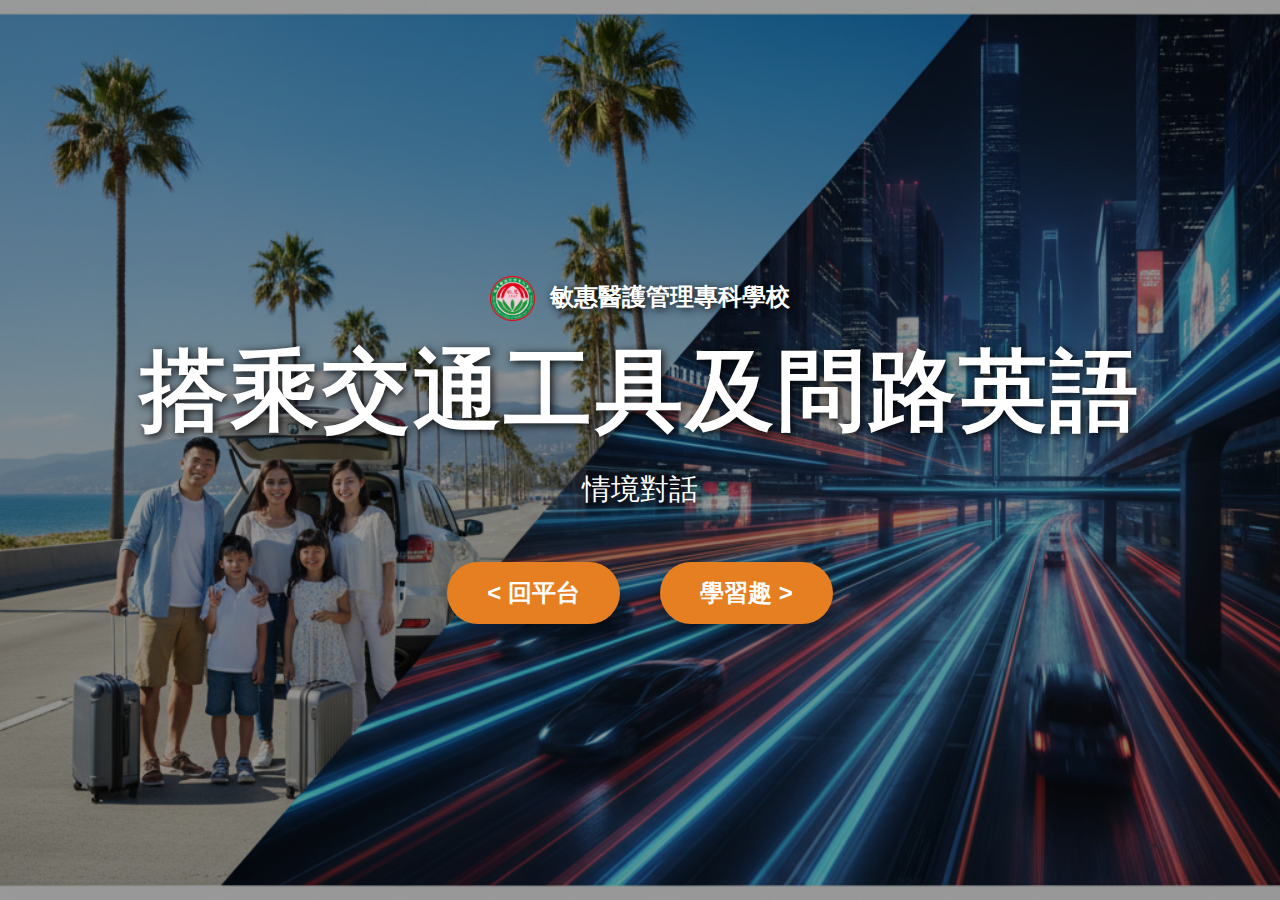
<file: index.html>
<!DOCTYPE html>
<html lang="zh-Hant">
<head>
    <meta charset="UTF-8">
    <meta name="viewport" content="width=device-width, initial-scale=1.0">
    <title>搭乘交通工具及問路英語情境對話</title>
    <link rel="stylesheet" href="style.css">
</head>
<body>

    <div class="hero-section">
        <div class="hero-content">
            <!-- 敏惠醫護管理專科學校標題 -->
            <h2>
                <img src="images/logo.png" alt="敏惠Logo" 
                     style="height: 45px; vertical-align: middle; margin-right: 8px;">
                敏惠醫護管理專科學校
            </h2>

            <h1>搭乘交通工具及問路英語</h1>
            <p>情境對話</>
            
            <div class="navigation-buttons">
                <button class="nav-button prev-button" onclick="goToPreviousPage()">
                    &lt; 回平台
                </button>
                
                <button class="nav-button next-button" onclick="goToNextPage()">
                    學習趣 &gt;
                </button>
            </div>
        </div>
    </div>

    <script>
        /**
         * 導向下一頁 (學習選單)
         */
        function goToNextPage() {
            // 實際使用時，請將 "learning-menu.html" 替換為您的選單檔案名稱
            window.location.href = "learning-menu.html"; 
        }

        /**
         * 導向前一頁
         */
        function goToPreviousPage() {
            // 這是首頁，通常沒有前一頁
            alert("目前已在首頁，沒有前一頁內容。");
            
            // 如果這不是首頁，則使用以下程式碼：
            // window.history.back(); // 返回瀏覽器歷史記錄中的上一頁
        }
    </script>

</body>
</html>
</file>
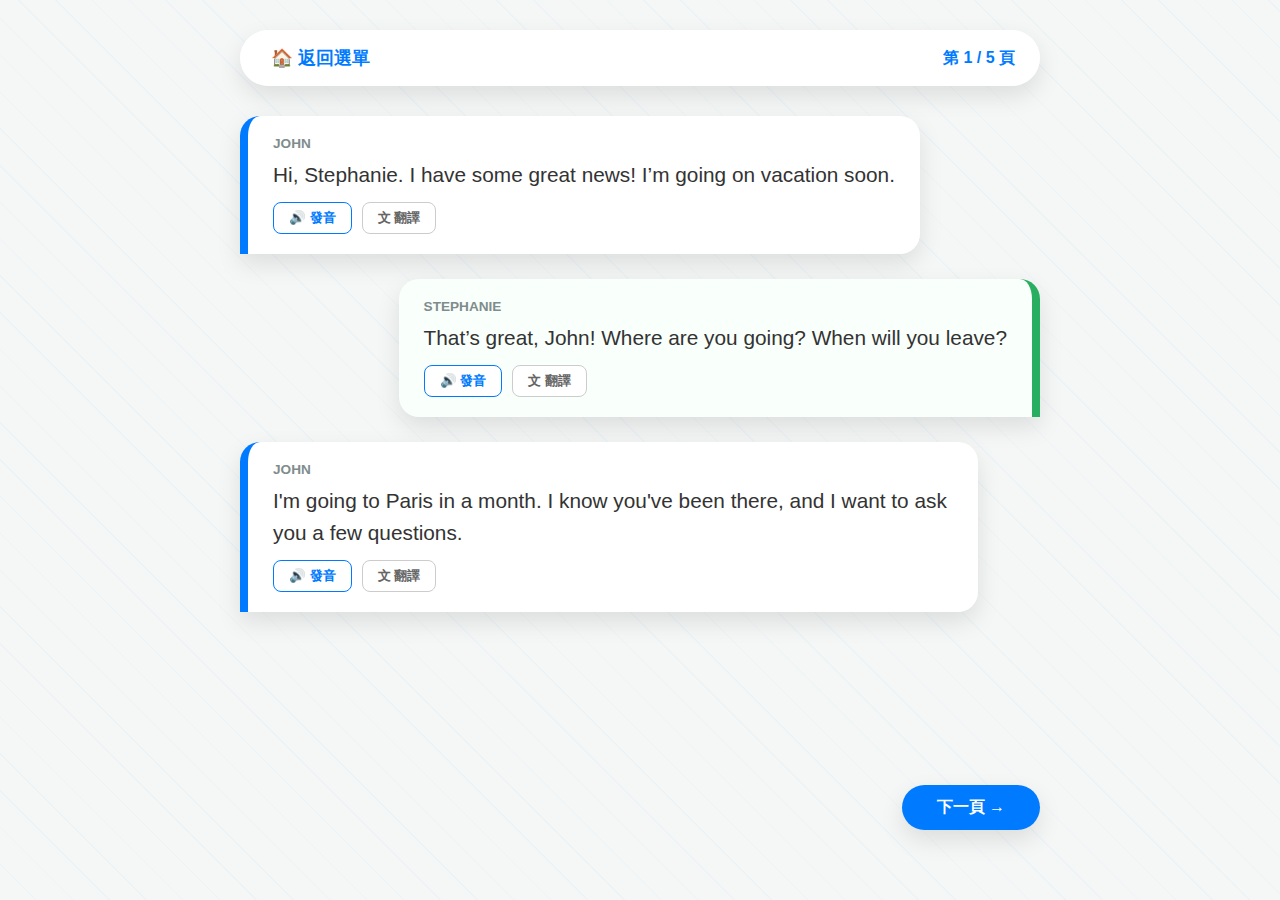
<file: dialog_unit1.html>
<!DOCTYPE html>
<html lang="zh-Hant">
<head>
    <meta charset="UTF-8">
    <meta name="viewport" content="width=device-width, initial-scale=1.0">
    <title>對話練習 - Paris Trip (Full Edition)</title>
    <style>
        :root {
            --primary-color: #007bff; 
            --secondary-color: #27ae60;
            --accent-color: #f0f7ff;
            --text-dark: #333;
            --text-light: #7f8c8d;
            --shadow: 0 10px 25px rgba(0,0,0,0.1);
        }

        body {
            margin: 0;
            background-color: #f4f7f6;
            background-image: repeating-linear-gradient(
                45deg, 
                transparent, 
                transparent 25px, 
                rgba(0,123,255,0.03) 25px, 
                rgba(0,123,255,0.03) 26px
            );
            display: flex;
            justify-content: center;
            min-height: 100vh;
            font-family: 'Segoe UI', 'Microsoft JhengHei', sans-serif;
        }

        .dialogue-container {
            width: 95%;
            max-width: 800px;
            padding: 30px 20px;
            display: flex;
            flex-direction: column;
        }

        .top-nav {
            display: flex;
            justify-content: space-between;
            align-items: center;
            margin-bottom: 30px;
            background: rgba(255, 255, 255, 0.95);
            padding: 15px 25px;
            border-radius: 50px;
            box-shadow: var(--shadow);
        }

        .dialogue-screen {
            flex-grow: 1;
            display: flex;
            flex-direction: column;
            gap: 25px;
        }

        .speech-bubble {
            padding: 20px 25px;
            border-radius: 20px;
            max-width: 85%;
            box-shadow: var(--shadow);
            background: white;
            position: relative;
            animation: slideIn 0.4s ease forwards;
        }

        @keyframes slideIn {
            from { opacity: 0; transform: translateY(15px); }
            to { opacity: 1; transform: translateY(0); }
        }

        .speech-bubble.left {
            align-self: flex-start;
            border-bottom-left-radius: 0;
            border-left: 8px solid var(--primary-color);
        }

        .speech-bubble.right {
            align-self: flex-end;
            background: #f9fffb;
            border-bottom-right-radius: 0;
            border-right: 8px solid var(--secondary-color);
        }

        .speaker-name {
            font-size: 0.85em;
            font-weight: bold;
            color: var(--text-light);
            margin-bottom: 8px;
            display: block;
            text-transform: uppercase;
        }

        .text-en {
            font-size: 1.3em;
            color: var(--text-dark);
            line-height: 1.5;
            margin-bottom: 12px;
            font-weight: 500;
        }

        .text-zh {
            font-size: 1.1em;
            color: #666;
            padding-top: 10px;
            border-top: 1px dashed rgba(0,0,0,0.1);
            margin-bottom: 15px;
        }

        .bubble-actions { display: flex; gap: 10px; }

        .action-btn {
            background: white;
            border: 1.5px solid var(--primary-color);
            color: var(--primary-color);
            border-radius: 8px;
            padding: 6px 15px;
            cursor: pointer;
            font-weight: bold;
            transition: 0.2s;
        }

        .action-btn:hover { background: var(--primary-color); color: white; }

        .navigation-controls {
            margin-top: 40px;
            display: flex;
            justify-content: space-between;
            padding-bottom: 40px;
        }

        .nav-button {
            padding: 12px 35px;
            border-radius: 50px;
            border: none;
            background: var(--primary-color);
            color: white;
            font-size: 1em;
            font-weight: bold;
            cursor: pointer;
            box-shadow: var(--shadow);
            transition: 0.3s;
        }

        .nav-button:disabled { background: #ccc; cursor: not-allowed; }
    </style>
</head>

<body class="unit1">

    <div class="dialogue-container">
        <div class="top-nav">
            <button style="border:none; background:none; cursor:pointer; color:var(--primary-color); font-weight:bold; font-size:1.1em;" onclick="alert('返回選單')">🏠 返回選單</button>
            <div style="color:var(--primary-color); font-weight:bold;">第 <span id="page-num">1</span> / <span id="total-pages"></span> 頁</div>
        </div>

        <div id="dialogue-screen" class="dialogue-screen"></div>

        <div class="navigation-controls">
            <button class="nav-button" id="prevBtn" onclick="changePage(-1)" style="background:#95a5a6;">上一頁</button>
            <button class="nav-button" id="nextBtn" onclick="changePage(1)">下一頁</button>
        </div>
    </div>

    <script>
        const dialogues = [
            { speaker: "John", en: "Hi, Stephanie. I have some great news! I’m going on vacation soon.", zh: "嗨，Stephanie。我有個好消息！我很快要去度假了。" },
            { speaker: "Stephanie", en: "That’s great, John! Where are you going? When will you leave?", zh: "太棒了，John！你要去哪裡？什麼時候出發？" },
            { speaker: "John", en: "I'm going to Paris in a month. I know you've been there, and I want to ask you a few questions.", zh: "我一個月後要去巴黎。我知道妳去過，所以想問妳幾個問題。" },
            { speaker: "Stephanie", en: "Sure, John. I’ll try to help you.", zh: "當然可以，John。我會盡力幫你。" },
            { speaker: "John", en: "Thank you. How hard is it to navigate the subway?", zh: "謝謝妳。搭地鐵（導航）會很困難嗎？" },
            { speaker: "Stephanie", en: "Don’t worry. The Paris Metro is very convenient.", zh: "別擔心。巴黎地鐵（Metro）非常方便。" },
            { speaker: "John", en: "The Metro – is that the name for the subway in Paris?", zh: "Metro —— 這是巴黎對地鐵的稱呼嗎？" },
            { speaker: "Stephanie", en: "That’s right. There are signs and maps in many different languages.", zh: "沒錯。那裡有許多不同語言的指標和地圖。" },
            { speaker: "John", en: "How does a passenger purchase a ticket? Is the price very high?", zh: "乘客要怎麼買票？票價會很貴嗎？" },
            { speaker: "Stephanie", en: "Tickets are cheap. There are employees selling tickets at every station, or machines that take credit cards.", zh: "票很便宜。每站都有售票員，也有接受信用卡支付的售票機。" },
            { speaker: "John", en: "What should I do if there are large crowds? Is there a way to avoid them?", zh: "如果人很多怎麼辦？有辦法避開人潮嗎？" },
            { speaker: "John", en: "I will be there for two weeks, and I’ll probably ride it every day.", zh: "我會在那待兩個星期，而且可能每天都會搭地鐵。" },
            { speaker: "Stephanie", en: "In that case, you should probably buy a book of tickets or a Metro pass.", zh: "既然這樣，你可能應該買一整本套票或地鐵通行證。" },
            { speaker: "Stephanie", en: "You’ll probably have to transfer between lines. Just pay attention to the signs.", zh: "你可能需要轉乘。只要留意指標就沒問題了。" },
            { speaker: "John", en: "Thank you. You have been very helpful. I feel more confident now.", zh: "謝謝你。妳幫了大忙，我現在覺得有信心多了。" }
        ];

        let currentPage = 0;
        const linesPerPage = 3; // 每頁 3 句，閱讀更舒適

        function renderPage() {
            const screen = document.getElementById('dialogue-screen');
            const totalPages = Math.ceil(dialogues.length / linesPerPage);
            screen.innerHTML = ''; 

            const start = currentPage * linesPerPage;
            const pageLines = dialogues.slice(start, start + linesPerPage);

            pageLines.forEach((item, index) => {
                const isLeft = item.speaker === "John";
                const bubble = document.createElement('div');
                bubble.className = `speech-bubble ${isLeft ? "left" : "right"}`;
                
                // 處理英文中的單引號，避免 JS 發音功能報錯
                const safeEn = item.en.replace(/'/g, "\\'");

                bubble.innerHTML = `
                    <span class="speaker-name">${item.speaker}</span>
                    <div class="text-en">${item.en}</div>
                    <div class="text-zh" id="zh-${index}" style="display:none;">${item.zh}</div>
                    <div class="bubble-actions">
                        <button class="action-btn" onclick="speakText('${safeEn}')">🔊 發音</button>
                        <button class="action-btn" style="border-color:#ccc; color:#666;" onclick="toggleTranslation(${index})">文 翻譯</button>
                    </div>
                `;
                screen.appendChild(bubble);
            });

            document.getElementById('page-num').innerText = currentPage + 1;
            document.getElementById('total-pages').innerText = totalPages;
            document.getElementById('prevBtn').style.visibility = currentPage === 0 ? "hidden" : "visible";
            document.getElementById('nextBtn').innerText = (currentPage === totalPages - 1) ? "完成練習" : "下一頁 →";
        }

        function changePage(step) {
            const totalPages = Math.ceil(dialogues.length / linesPerPage);
            if (currentPage + step >= 0 && currentPage + step < totalPages) {
                currentPage += step;
                renderPage();
                window.scrollTo({ top: 0, behavior: 'smooth' });
            } else if (currentPage + step === totalPages) {
                alert("🎉 恭喜！您已完成本單元的對話練習。");
            }
        }

        function toggleTranslation(index) {
            const zhText = document.getElementById(`zh-${index}`);
            zhText.style.display = zhText.style.display === 'none' ? 'block' : 'none';
        }

        function speakText(text) {
            window.speechSynthesis.cancel();
            const msg = new SpeechSynthesisUtterance(text);
            msg.lang = 'en-US';
            msg.rate = 0.85;
            window.speechSynthesis.speak(msg);
        }

        window.onload = renderPage;
    </script>
</body>
</html>
</file>
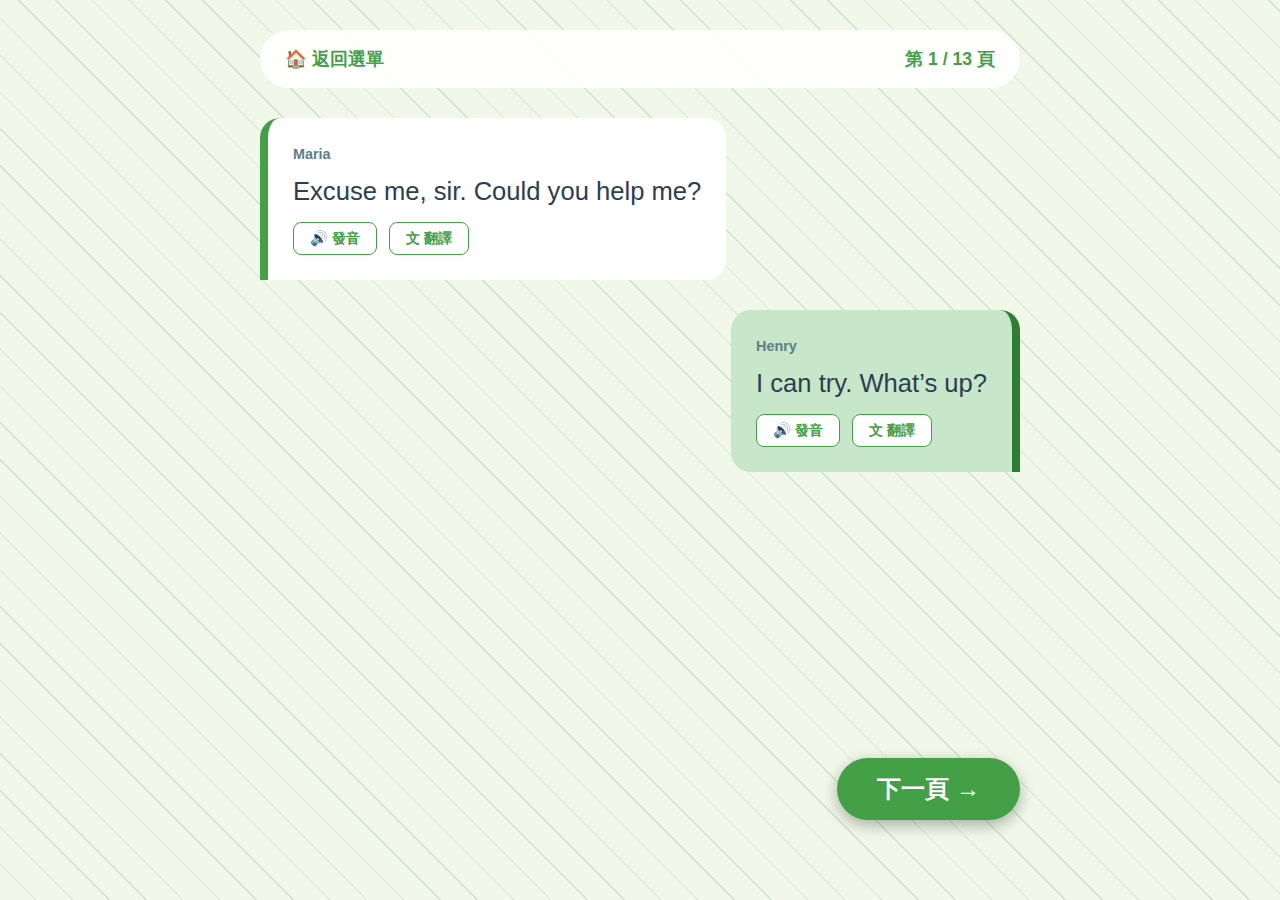
<file: dialog_unit2.html>
<!DOCTYPE html>
<html lang="zh-Hant">
<head>
    <meta charset="UTF-8">
    <meta name="viewport" content="width=device-width, initial-scale=1.0">
    <title>對話練習 - Central Park</title>
    <link rel="stylesheet" href="style.css">
    <style>
        body {
            background-image: repeating-linear-gradient(
                45deg, 
                transparent, 
                transparent 25px, 
                var(--accent-color) 25px, 
                var(--accent-color) 26px
            );
            display: flex;
            justify-content: center;
            min-height: 100vh;
        }

        .dialogue-container {
            width: 95%;
            max-width: 800px;
            padding: 30px 20px;
            display: flex;
            flex-direction: column;
        }

        .top-nav {
            display: flex;
            justify-content: space-between;
            align-items: center;
            margin-bottom: 30px;
            background: rgba(255, 255, 255, 0.9);
            padding: 15px 25px;
            border-radius: 50px;
            box-shadow: var(--shadow);
        }

        .progress-info { 
            color: var(--primary-color); 
            font-weight: bold; 
            font-size: 1.1em; 
        }

        .dialogue-screen {
            flex-grow: 1;
            display: flex;
            flex-direction: column;
            gap: 30px;
        }

        .speech-bubble {
            padding: 25px;
            border-radius: 20px;
            position: relative;
            max-width: 85%;
            box-shadow: var(--shadow);
            background: white;
            transition: all 0.3s ease;
            animation: fadeIn 0.5s ease;
        }

        @keyframes fadeIn {
            from { opacity: 0; transform: translateY(10px); }
            to { opacity: 1; transform: translateY(0); }
        }

        /* Maria (左側) - 使用主題色或輔助色 */
        .speech-bubble.left {
            align-self: flex-start;
            border-bottom-left-radius: 0;
            border-left: 8px solid var(--primary-color);
        }

        /* Henry (右側) - 使用淺色背景 */
        .speech-bubble.right {
            align-self: flex-end;
            background: var(--accent-color);
            border-bottom-right-radius: 0;
            border-right: 8px solid var(--secondary-color);
        }

        .speaker-name {
            font-size: 0.9em;
            font-weight: bold;
            color: var(--text-light);
            margin-bottom: 8px;
            display: block;
        }

        .text-en {
            font-size: 1.6em; /* 稍微調整字體，平衡手機閱讀感 */
            color: var(--text-dark);
            line-height: 1.4;
            margin-bottom: 12px;
            font-weight: 500;
        }

        .text-zh {
            font-size: 1.2em;
            color: var(--text-light);
            padding-top: 12px;
            border-top: 1px dashed rgba(0,0,0,0.1);
            margin-bottom: 15px;
        }

        .bubble-actions {
            display: flex;
            gap: 12px;
        }

        .action-btn {
            background: white;
            border: 1.5px solid var(--primary-color);
            color: var(--primary-color);
            border-radius: 8px;
            padding: 6px 16px;
            cursor: pointer;
            font-size: 0.9em;
            font-weight: bold;
        }

        .action-btn:hover {
            background: var(--primary-color);
            color: white;
        }

        .navigation-controls {
            margin-top: 40px;
            display: flex;
            justify-content: space-between;
            padding-bottom: 50px;
        }
    </style>
</head>

<body class="unit2"> <div class="dialogue-container">
        <div class="top-nav">
            <button style="border:none; background:none; cursor:pointer; color:var(--primary-color); font-weight:bold; font-size:1.1em;" onclick="location.href='menu.html'">🏠 返回選單</button>
            <div class="progress-info">第 <span id="page-num">1</span> / <span id="total-pages"></span> 頁</div>
        </div>

        <div id="dialogue-screen" class="dialogue-screen"></div>

        <div class="navigation-controls">
            <button class="nav-button" id="prevBtn" onclick="changePage(-1)" style="background: var(--text-light);">上一頁</button>
            <button class="nav-button" id="nextBtn" onclick="changePage(1)">下一頁</button>
        </div>
    </div>

    <script>
        const dialogues = [
          { speaker: "Maria", en: `Excuse me, sir. Could you help me?`, zh: "打擾一下先生，可以幫我一個忙嗎？" },
          { speaker: "Henry", en: `I can try. What’s up?`, zh: "我可以試試看，怎麼了嗎？" },
          { speaker: "Maria", en: `I want to go to Central Park. Do you know how to get there from here?`, zh: "我要去中央公園，你知道從這裡怎麼去嗎？" },
          { speaker: "Henry", en: `Yes, I do, but it is pretty far away.`, zh: "我知道，不過那裡離這裡滿遠的。" },
          { speaker: "Maria", en: `Oh, really? Isn’t Central Park in Manhattan?`, zh: "喔，真的嗎？中央公園不是在曼哈頓嗎？" },
          { speaker: "Henry", en: `Yes, but we’re in Lower Manhattan now. Central Park is quite far from here.`, zh: "沒錯，不過我們現在在曼哈頓南邊，中央公園離這裡還有一段距離。" },
          { speaker: "Maria", en: `Oh, I see. How do I get there? Can I walk?`, zh: "原來如此。那我要怎麼去？可以用走的嗎？" },
          { speaker: "Henry", en: `Well, you could, but it would take over an hour.`, zh: "嗯，你可以走路去，但大概要一個多小時。" },
          { speaker: "Maria", en: `Oh, no! I need to meet my friend there in 30 minutes. What should I do?`, zh: "糟糕！我三十分鐘後要在那裡跟朋友見面，怎麼辦？" },
          { speaker: "Henry", en: `Don’t worry. You can take the subway.`, zh: "別擔心，你可以搭地鐵。" },
          { speaker: "Maria", en: `I haven’t ridden the subway in New York yet. I’ve heard it is very old.`, zh: "我還沒在紐約搭過地鐵，我聽說地鐵很老舊。" },
          { speaker: "Henry", en: `Yes, it is, and it’s not very clean. However, it will take you to Central Park.`, zh: "是啊，車子很老，而且也不是很乾淨，不過可以帶你到中央公園。" },
          { speaker: "Maria", en: `OK. I’ll try it. Where should I go?`, zh: "好吧，我試試看。那我應該往哪裡走？" },
          { speaker: "Henry", en: `Walk down this street until you get to Chrystie Street. Then, turn left.`, zh: "沿著這條路直走，走到 Chrystie Street，再左轉。" },
          { speaker: "Maria", en: `OK, then what?`, zh: "好，之後呢？" },
          { speaker: "Henry", en: `Walk for about five minutes, until you see Grand Street Station. There, you will get on the subway train called the B Train.`, zh: "再走大約五分鐘，你會看到 Grand Street 車站。在那裡搭一班叫做 B 線的地鐵。" },
          { speaker: "Maria", en: `Then what do I do?`, zh: "之後我要怎麼做？" },
          { speaker: "Henry", en: `You will ride the subway for eight stops. Get off at the 72nd Street Station.`, zh: "在地鐵上坐八站，在 72 街車站下車。" },
          { speaker: "Maria", en: `And then I’ll be at Central Park?`, zh: "下車之後就到中央公園了嗎？" },
          { speaker: "Henry", en: `Yes, when you come out of the subway station, you’ll see the park. You can’t miss it!`, zh: "對，出了地鐵站你就會看到公園，一定看得到。" },
          { speaker: "Maria", en: `Thank you! You have been so helpful.`, zh: "太謝謝你了，你幫了我很大的忙。" },
          { speaker: "Henry", en: `You’re welcome. Where will you meet your friend?`, zh: "不客氣。你要在哪裡跟朋友見面？" },
          { speaker: "Maria", en: `I will meet her at the lake in Central Park.`, zh: "我要在中央公園裡的湖邊跟她見面。" },
          { speaker: "Henry", en: `OK, perfect. That is very close to 72nd Street Station. You will see signs and a map when you get there.`, zh: "那就剛好，湖離 72 街車站很近，你到那裡會看到指示牌和地圖。" },
          { speaker: "Maria", en: `Thank you so much for these directions!`, zh: "真的非常感謝你幫我指路！" },
          { speaker: "Henry", en: `It’s nothing. Enjoy your visit to Central Park!`, zh: "小事情而已，祝你玩得開心，好好享受中央公園。" }
        ];

        let currentPage = 0;
        const linesPerPage = 2;

        function renderPage() {
            const screen = document.getElementById('dialogue-screen');
            const totalPages = Math.ceil(dialogues.length / linesPerPage);
            screen.innerHTML = ''; 

            const start = currentPage * linesPerPage;
            const pageLines = dialogues.slice(start, start + linesPerPage);

            pageLines.forEach((item, index) => {
                const isMaria = item.speaker === "Maria";
                const bubble = document.createElement('div');
                bubble.className = `speech-bubble ${isMaria ? "left" : "right"}`;
                
                bubble.innerHTML = `
                    <span class="speaker-name">${item.speaker}</span>
                    <div class="text-en">${item.en}</div>
                    <div class="text-zh" id="zh-${index}" style="display:none;">${item.zh}</div>
                    <div class="bubble-actions">
                        <button class="action-btn" onclick="speakText(\`${item.en.replace(/`/g, '\\`').replace(/\$/g, '\\$')}\`)">🔊 發音</button>
                        <button class="action-btn" onclick="toggleTranslation(${index})">文 翻譯</button>
                    </div>
                `;
                screen.appendChild(bubble);
            });

            document.getElementById('page-num').innerText = currentPage + 1;
            document.getElementById('total-pages').innerText = totalPages;
            document.getElementById('prevBtn').style.visibility = currentPage === 0 ? "hidden" : "visible";
            document.getElementById('nextBtn').innerText = (currentPage === totalPages - 1) ? "完成練習" : "下一頁 →";
        }

        function changePage(step) {
            const totalPages = Math.ceil(dialogues.length / linesPerPage);
            if (currentPage + step >= 0 && currentPage + step < totalPages) {
                currentPage += step;
                renderPage();
                window.scrollTo({ top: 0, behavior: 'smooth' });
            } else if (currentPage + step === totalPages) {
                alert("恭喜！您已完成中央公園單元的對話練習。");
                location.href = 'menu.html';
            }
        }

        function toggleTranslation(index) {
            const zhText = document.getElementById(`zh-${index}`);
            zhText.style.display = zhText.style.display === 'none' ? 'block' : 'none';
        }

        function speakText(text) {
            window.speechSynthesis.cancel();
            const msg = new SpeechSynthesisUtterance(text);
            msg.lang = 'en-US';
            msg.rate = 0.9;
            window.speechSynthesis.speak(msg);
        }

        renderPage();
    </script>
</body>
</html>
</file>
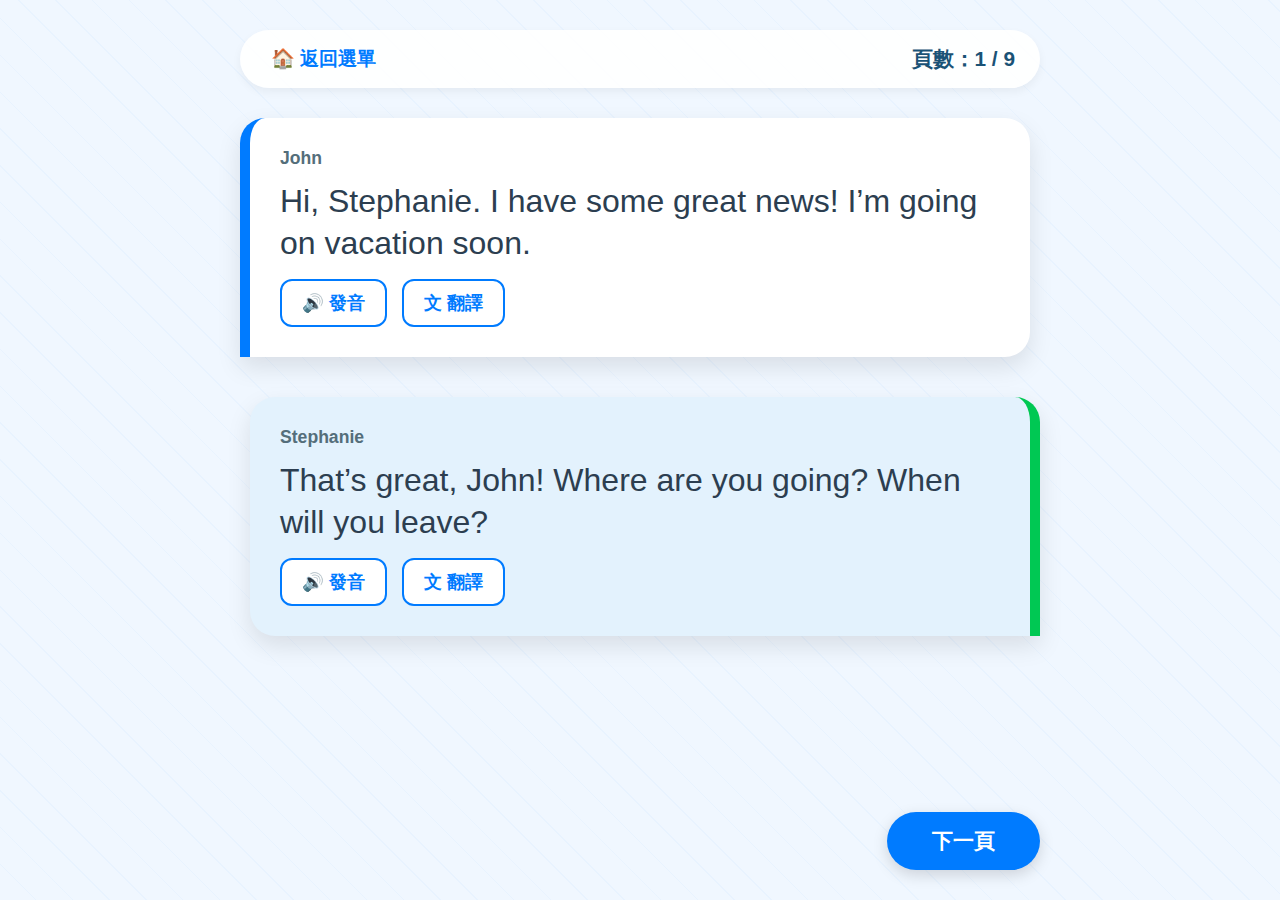
<file: dialogue.html>
<!DOCTYPE html>
<html lang="zh-Hant">
<head>
    <meta charset="UTF-8">
    <meta name="viewport" content="width=device-width, initial-scale=1.0">
    <title>對話練習 - Paris Trip</title>
    <style>
        body {
            margin: 0;
            padding: 0;
            font-family: 'Arial', 'Microsoft JhengHei', sans-serif;
            background-color: #f0f7ff;
            background-image: repeating-linear-gradient(
                45deg, 
                transparent, 
                transparent 25px, 
                rgba(0, 123, 255, 0.03) 25px, 
                rgba(0, 123, 255, 0.03) 26px
            );
            display: flex;
            justify-content: center;
            min-height: 100vh;
        }

        .dialogue-container {
            width: 95%;
            max-width: 800px;
            padding: 30px 20px;
            display: flex;
            flex-direction: column;
        }

        .top-nav {
            display: flex;
            justify-content: space-between;
            align-items: center;
            margin-bottom: 30px;
            background: rgba(255, 255, 255, 0.9);
            padding: 15px 25px;
            border-radius: 50px;
            box-shadow: 0 4px 10px rgba(0,0,0,0.05);
        }

        .progress-info { 
            color: #1a5276; 
            font-weight: bold; 
            font-size: 1.3em; 
        }

        .dialogue-screen {
            flex-grow: 1;
            display: flex;
            flex-direction: column;
            gap: 40px;
        }

        .speech-bubble {
            padding: 30px;
            border-radius: 25px;
            position: relative;
            max-width: 90%;
            box-shadow: 0 10px 25px rgba(0,0,0,0.1);
            background: white;
            transition: all 0.3s ease;
        }

        .speech-bubble.left {
            align-self: flex-start;
            border-bottom-left-radius: 0;
            border-left: 10px solid #007bff;
        }

        .speech-bubble.right {
            align-self: flex-end;
            background: #e3f2fd;
            border-bottom-right-radius: 0;
            border-right: 10px solid #00c853;
        }

        .speaker-name {
            font-size: 1.1em;
            font-weight: bold;
            color: #546e7a;
            margin-bottom: 12px;
            display: block;
        }

        .text-en {
            font-size: 2em; /* 超大字體 */
            color: #2c3e50;
            line-height: 1.3;
            margin-bottom: 15px;
            font-weight: 500;
        }

        .text-zh {
            font-size: 1.5em; /* 超大翻譯字體 */
            color: #607d8b;
            padding-top: 15px;
            border-top: 2px dashed #cfd8dc;
            margin-bottom: 20px;
        }

        .bubble-actions {
            display: flex;
            gap: 15px;
        }

        .action-btn {
            background: white;
            border: 2px solid #007bff;
            color: #007bff;
            border-radius: 12px;
            padding: 10px 20px;
            cursor: pointer;
            font-size: 1.1em;
            font-weight: bold;
        }

        .action-btn:hover {
            background: #007bff;
            color: white;
        }

        .navigation-controls {
            margin-top: 50px;
            display: flex;
            justify-content: space-between;
        }

        .nav-btn {
            padding: 15px 45px;
            border-radius: 50px;
            border: none;
            background: #90a4ae;
            color: white;
            font-weight: bold;
            font-size: 1.3em;
            cursor: pointer;
            box-shadow: 0 5px 15px rgba(0,0,0,0.15);
        }

        .nav-btn.next {
            background: #007bff;
        }
    </style>
</head>
<body>

    <div class="dialogue-container">
        <div class="top-nav">
            <button style="border:none; background:none; cursor:pointer; color:#007bff; font-weight:bold; font-size:1.2em;" onclick="location.href='learning-menu.html'">🏠 返回選單</button>
            <div class="progress-info">頁數：<span id="page-num">1</span> / <span id="total-pages"></span></div>
        </div>

        <div id="dialogue-screen" class="dialogue-screen"></div>

        <div class="navigation-controls">
            <button class="nav-btn" id="prevBtn" onclick="changePage(-1)">上一頁</button>
            <button class="nav-btn next" id="nextBtn" onclick="changePage(1)">下一頁</button>
        </div>
    </div>

    <script>
        const dialogues = [
            { speaker: "John", en: "Hi, Stephanie. I have some great news! I’m going on vacation soon.", zh: "嗨，Stephanie。我有個好消息！我很快要去度假了。" },
            { speaker: "Stephanie", en: "That’s great, John! Where are you going? When will you leave?", zh: "太棒了，John！你要去哪裡？什麼時候出發？" },
            { speaker: "John", en: "I'm going to Paris in a month. I know you've been there, and I want to ask you a few questions.", zh: "我一個月後要去巴黎。我知道你曾去過那裡，我想問你幾個問題。" },
            { speaker: "Stephanie", en: "Sure, John. I’ll try to help you.", zh: "當然可以，John。我會盡力幫你。" },
            { speaker: "John", en: "Thank you. How hard is it to navigate the subway?", zh: "謝謝你。地鐵導航有多難呢？" },
            { speaker: "Stephanie", en: "Don’t worry. The Paris Metro is very convenient.", zh: "別擔心。巴黎地鐵（Metro）非常方便。" },
            { speaker: "John", en: "The Metro – is that the name for the subway in Paris?", zh: "The Metro —— 這是巴黎地鐵的名稱嗎？" },
            { speaker: "Stephanie", en: "That’s right. Paris City Government knows that many tourists and foreigners visit Paris, so there are signs and maps in many different languages.", zh: "沒錯。巴黎市政府知道有許多遊客和外國人造訪，所以隨處都有各種語言的指示牌和地圖。" },
            { speaker: "John", en: "How does a passenger purchase a ticket? Is the price very high?", zh: "乘客要如何買票呢？票價很高嗎？" },
            { speaker: "Stephanie", en: "Tickets are cheap. There are employees selling tickets at every station. At certain times of day, there are large crowds waiting for tickets, though.", zh: "票價很便宜。每個車站都有員工售票。不過在某些時段，排隊買票的人潮會很多。" },
            { speaker: "John", en: "What should I do if that happens? Is there a way to avoid the crowd?", zh: "如果發生那種情況我該怎麼辦？有辦法避開人群嗎？" },
            { speaker: "Stephanie", en: "There are also ticket machines that take credit cards. How long do you plan on being there? Do you think you’ll ride the train often?", zh: "還有可以使用信用卡的自動售票機。你打算待多久？你覺得你會常搭地鐵嗎？" },
            { speaker: "John", en: "I will be there for two weeks, and I’ll probably ride it every day.", zh: "我會待兩週，而且可能每天都會搭。" },
            { speaker: "Stephanie", en: "In that case, you should probably buy a book of tickets or a Metro pass. Which one you choose depends on how many rides you plan to take.", zh: "那樣的話，你應該買整本的套票或是地鐵週遊券。選擇哪一種取決於你預計搭乘的次數。" },
            { speaker: "John", en: "Will a single train get me across the city? Will I need to change to another line for long trips?", zh: "一班火車就能帶我橫跨城市嗎？長途旅行需要換線嗎？" },
            { speaker: "Stephanie", en: "You’ll probably have to transfer between lines. Just pay attention to the signs, and you’ll be fine.", zh: "你可能需要在不同線路間轉乘。只要留意指示牌就沒問題了。" },
            { speaker: "John", en: "Thank you. You have been very helpful. I feel more confident now.", zh: "謝謝你。你幫了大忙。我現在覺得有信心多了。" }
        ];

        let currentPage = 0;
        const linesPerPage = 2;

        function renderPage() {
            const screen = document.getElementById('dialogue-screen');
            const totalPages = Math.ceil(dialogues.length / linesPerPage);
            screen.innerHTML = ''; 

            const start = currentPage * linesPerPage;
            const pageLines = dialogues.slice(start, start + linesPerPage);

            pageLines.forEach((item, index) => {
                const isJohn = item.speaker === "John";
                const bubble = document.createElement('div');
                bubble.className = `speech-bubble ${isJohn ? "left" : "right"}`;
                
                bubble.innerHTML = `
                    <span class="speaker-name">${item.speaker}</span>
                    <div class="text-en">${item.en}</div>
                    <div class="text-zh" id="zh-${index}" style="display:none;">${item.zh}</div>
                    <div class="bubble-actions">
                        <button class="action-btn" onclick="speakText('${item.en.replace(/'/g, "\\'")}')">🔊 發音</button>
                        <button class="action-btn" onclick="toggleTranslation(${index})">文 翻譯</button>
                    </div>
                `;
                screen.appendChild(bubble);
            });

            document.getElementById('page-num').innerText = currentPage + 1;
            document.getElementById('total-pages').innerText = totalPages;
            document.getElementById('prevBtn').style.visibility = currentPage === 0 ? "hidden" : "visible";
            document.getElementById('nextBtn').innerText = (currentPage === totalPages - 1) ? "完成練習" : "下一頁";
        }

        function changePage(step) {
            const totalPages = Math.ceil(dialogues.length / linesPerPage);
            if (currentPage + step >= 0 && currentPage + step < totalPages) {
                currentPage += step;
                renderPage();
                window.scrollTo(0,0);
            } else if (currentPage + step === totalPages) {
                alert("恭喜！您已讀完這段巴黎之旅的對話。");
                location.href = 'learning-menu.html';
            }
        }

        function toggleTranslation(index) {
            const zhText = document.getElementById(`zh-${index}`);
            zhText.style.display = zhText.style.display === 'none' ? 'block' : 'none';
        }

        // 使用瀏覽器內建合成發音 (不需要外部音檔)
        function speakText(text) {
            window.speechSynthesis.cancel();
            const msg = new SpeechSynthesisUtterance(text);
            msg.lang = 'en-US';
            msg.rate = 0.9; // 語速稍微放慢一點
            window.speechSynthesis.speak(msg);
        }

        renderPage();
    </script>
</body>
</html>
</file>
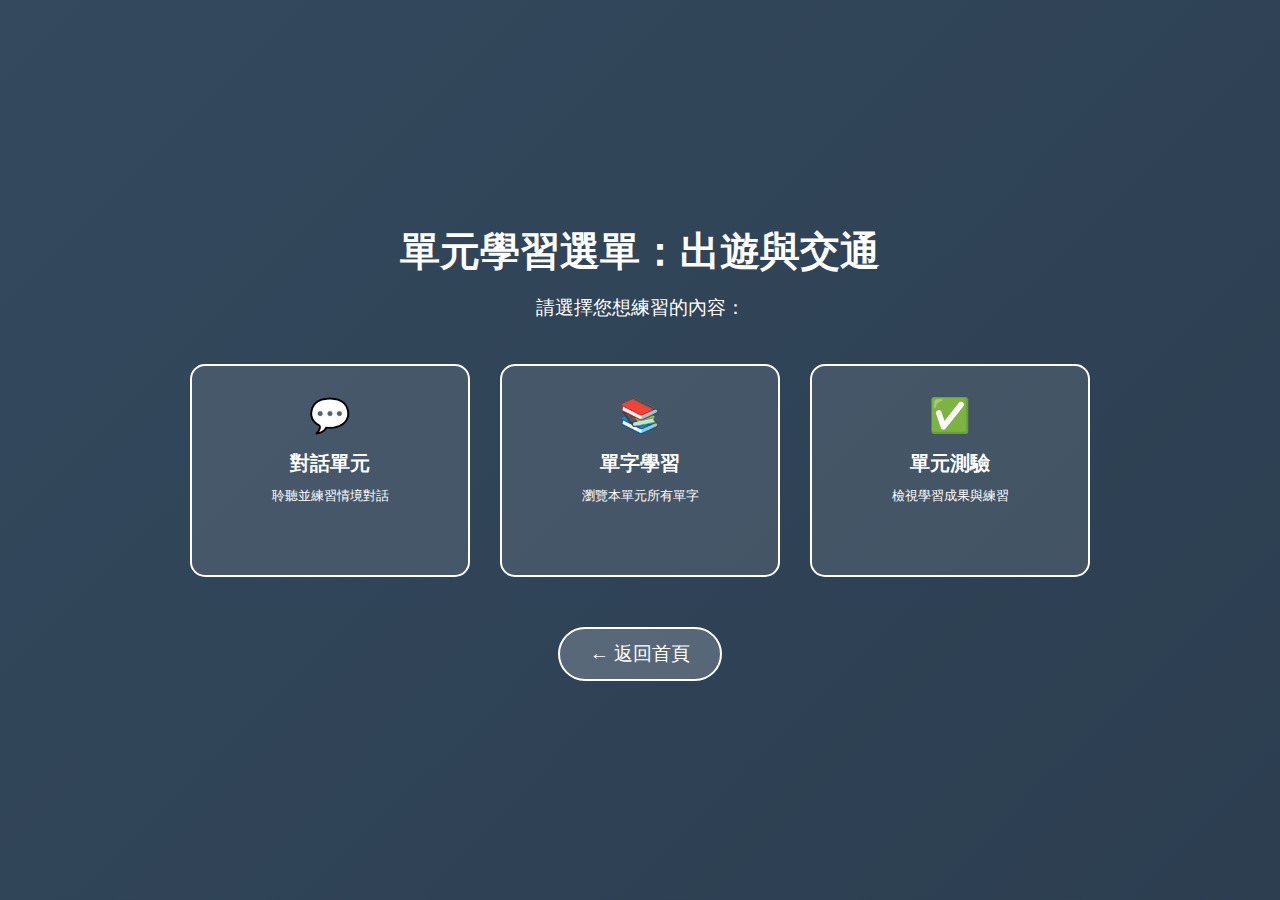
<file: learning-menu.html>
<!DOCTYPE html>
<html lang="zh-Hant">
<head>
    <meta charset="UTF-8">
    <meta name="viewport" content="width=device-width, initial-scale=1.0">
    <title>學習選單 - Trips & Traffic</title>
    <link rel="stylesheet" href="style.css"> 
    <link rel="stylesheet" href="menu-style.css"> 
</head>
<body>

    <div class="menu-container">
        <h1>單元學習選單：出遊與交通</h1>
        <p>請選擇您想練習的內容：</p>

        <div class="menu-grid">
            <!-- 對話單元 -->
            <button class="menu-item dialogue" onclick="goToUnit('dialogue.html')">
                <span class="icon">💬</span>
                <h2>對話單元</h2>
                <p>聆聽並練習情境對話</p>
            </button>

            <!-- 單字學習 -->
            <button class="menu-item vocabulary" onclick="goToUnit('vocabulary.html')">
                <span class="icon">📚</span>
                <h2>單字學習</h2>
                <p>瀏覽本單元所有單字</p>
            </button>

            <!-- 單元測驗 -->
            <button class="menu-item quiz" onclick="goToUnit('quiz.html')">
                <span class="icon">✅</span>
                <h2>單元測驗</h2>
                <p>檢視學習成果與練習</p>
            </button>
        </div>
        
        <!-- 返回首頁 -->
        <button class="back-button" onclick="goToUnit('index.html')">
            ← 返回首頁
        </button>
    </div>

    <script>
        function goToUnit(page) {
            window.location.href = page;
        }
    </script>

</body>
</html>
</file>
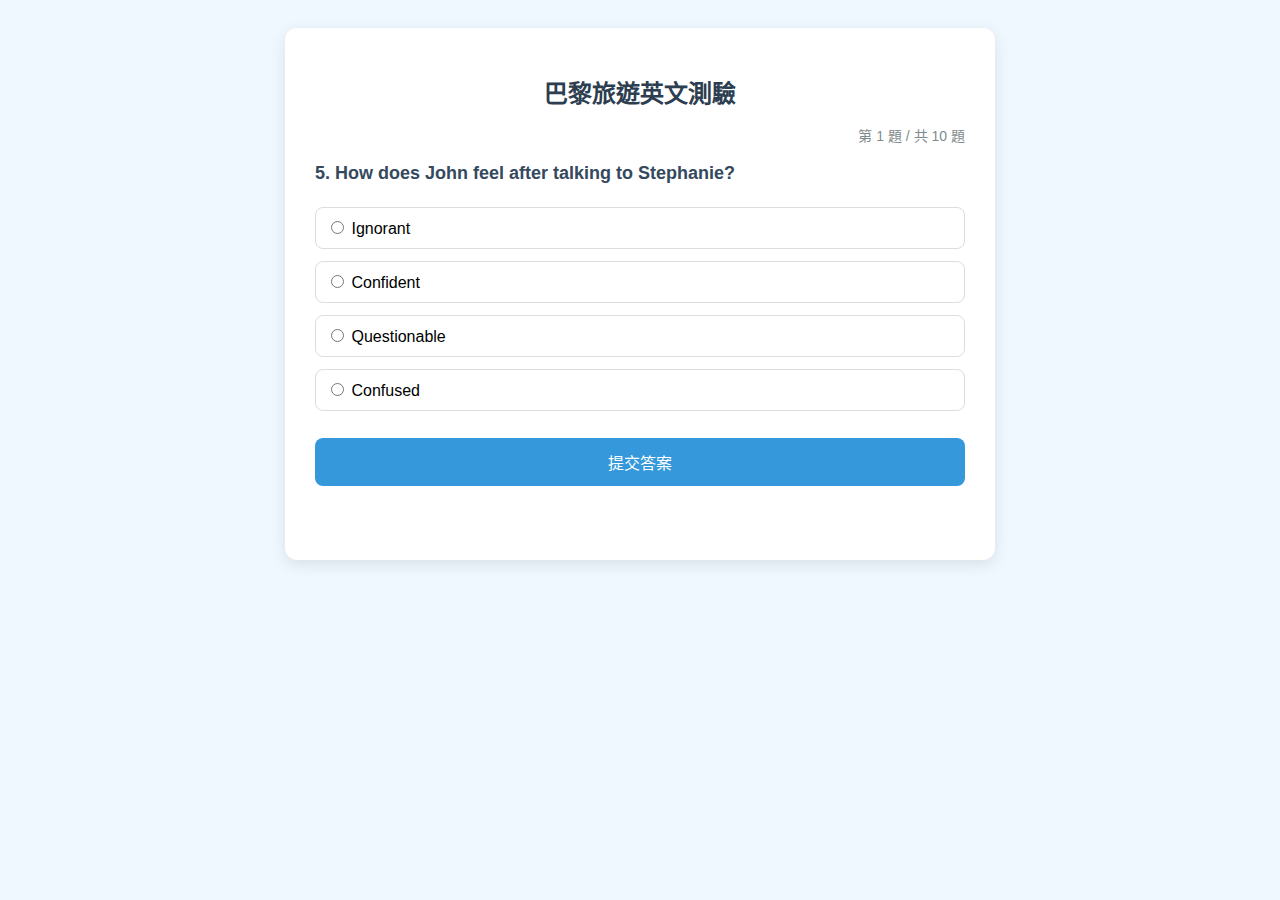
<file: quiz.html>
<!DOCTYPE html>
<html lang="zh-TW">
<head>
  <meta charset="UTF-8">
  <title>巴黎旅遊英文測驗 - 隨機題庫版</title>
  <style>
    body {
      font-family: "Microsoft JhengHei", Arial, sans-serif;
      padding: 20px;
      background: #f0f8ff;
    }
    .quiz-container {
      background: white;
      max-width: 650px;
      margin: auto;
      padding: 30px;
      border-radius: 12px;
      box-shadow: 0 4px 15px rgba(0,0,0,0.1);
    }
    h1 { text-align: center; color: #2c3e50; font-size: 24px; }
    h2 { font-size: 18px; color: #34495e; margin-bottom: 20px; line-height: 1.5; }
    .option {
      margin: 12px 0;
      padding: 10px;
      border: 1px solid #ddd;
      border-radius: 8px;
      transition: background 0.2s;
    }
    .option:hover { background: #f9f9f9; }
    .option label { cursor: pointer; display: block; width: 100%; }
    button {
      margin-top: 15px;
      padding: 12px 20px;
      border: none;
      border-radius: 8px;
      background: #3498db;
      color: white;
      font-size: 16px;
      cursor: pointer;
      width: 100%;
    }
    button:hover { background: #2980b9; }
    button:disabled { background: #bdc3c7; cursor: not-allowed; }
    #result {
      margin-top: 20px;
      font-weight: bold;
      text-align: center;
      min-height: 24px;
    }
    .progress {
      text-align: right;
      font-size: 14px;
      color: #7f8c8d;
      margin-bottom: 10px;
    }
  </style>
</head>
<body>
  <div class="quiz-container">
    <h1>巴黎旅遊英文測驗</h1>
    <div id="progress" class="progress"></div>
    <h2 id="question">載入中...</h2>
    <div id="audioBox"></div>
    <form id="quizForm"></form>
    <button id="submitBtn" type="button" onclick="checkAnswer()">提交答案</button>
    <div id="result"></div>
  </div>

  <script>
    // 整合後的 10 題題庫
    const questions = [
      {
        question: "1. When is John going to Paris?",
        options: ["Tomorrow", "In a month", "In a week", "In two weeks"],
        correct: "In a month"
      },
      {
        question: "2. What does Stephanie say about signs and maps?",
        options: ["They are cheap.", "They will tell John where to buy tickets.", "They are difficult for foreigners to read.", "They are printed in many different languages."],
        correct: "They are printed in many different languages."
      },
      {
        question: "3. What will John need to buy a ticket from one of the machines?",
        options: ["A Metro pass", "Francs", "A credit card", "Help from an employee"],
        correct: "A credit card"
      },
      {
        question: "4. How often does John say he will probably ride the Metro?",
        options: ["Every day", "Once in two weeks", "twice a week", "For a long trip"],
        correct: "Every day"
      },
      {
        question: "5. How does John feel after talking to Stephanie?",
        options: ["Questionable", "Confident", "Confused", "Ignorant"],
        correct: "Confident"
      },
      {
        question: "6. (Vocabulary) I will go to Paris for a ________ tomorrow.",
        options: ["vacation", "company", "signature", "subway"],
        correct: "vacation"
      },
      {
        question: "7. (Vocabulary) The ________ from Paris teaches French in Taiwan.",
        options: ["forever", "focus", "foreigner", "follower"],
        correct: "foreigner"
      },
      {
        question: "8. (Vocabulary) I always take a ________ to the city center in Paris.",
        options: ["subject", "subway", "submarine", "success"],
        correct: "subway"
      },
      {
        question: "9. (Vocabulary) I always take an underground to ________ the crowds at the rush hours.",
        options: ["available", "average", "arrive", "avoid"],
        correct: "avoid"
      },
      {
        question: "10. (Vocabulary) There are so many ________ visiting Paris during summer vacation.",
        options: ["tools", "tourists", "together", "tattoos"],
        correct: "tourists"
      }
    ];

    let shuffledQuestions = [];
    let currentQuestion = 0;
    let score = 0;

    function shuffle(array) {
      for (let i = array.length - 1; i > 0; i--) {
        const j = Math.floor(Math.random() * (i + 1));
        [array[i], array[j]] = [array[j], array[i]];
      }
      return array;
    }

    function startQuiz() {
      shuffledQuestions = shuffle([...questions]); 
      currentQuestion = 0;
      score = 0;
      loadQuestion();
    }

    function loadQuestion() {
      const q = shuffledQuestions[currentQuestion];
      document.getElementById("question").innerText = q.question;
      document.getElementById("progress").innerText = `第 ${currentQuestion + 1} 題 / 共 ${shuffledQuestions.length} 題`;

      const audioBox = document.getElementById("audioBox");
      audioBox.innerHTML = q.audio ? `<audio controls><source src="${q.audio}" type="audio/mpeg"></audio>` : "";

      const form = document.getElementById("quizForm");
      form.innerHTML = "";
      
      // 選項也會隨機排序
      shuffle([...q.options]).forEach(opt => {
        const div = document.createElement("div");
        div.classList.add("option");
        div.innerHTML = `
          <label>
            <input type="radio" name="answer" value="${opt}"> ${opt}
          </label>
        `;
        form.appendChild(div);
      });
      document.getElementById("result").innerHTML = "";
      document.getElementById("submitBtn").disabled = false;
    }

    function checkAnswer() {
      const result = document.getElementById("result");
      const selectedOption = document.querySelector('input[name="answer"]:checked');

      if (!selectedOption) {
        result.innerHTML = "⚠️ 請選擇一個答案！";
        result.style.color = "orange";
        return;
      }

      const selected = selectedOption.value;
      const correct = shuffledQuestions[currentQuestion].correct;

      if (selected === correct) {
        score++;
        result.innerHTML = "✅ 正確！";
        result.style.color = "green";
      } else {
        result.innerHTML = "❌ 錯誤！正確答案是: " + correct;
        result.style.color = "red";
      }

      document.getElementById("submitBtn").disabled = true;

      setTimeout(() => {
        currentQuestion++;
        if (currentQuestion < shuffledQuestions.length) {
          loadQuestion();
        } else {
          showFinalScore();
        }
      }, 1500);
    }

    function showFinalScore() {
      const container = document.querySelector(".quiz-container");
      let feedback = score >= 8 ? "太棒了！你非常了解巴黎旅遊！" : "再接再厲！複習一下單字會更好。";
      container.innerHTML = `
        <h1>🎉 測驗完成！</h1>
        <div style="text-align:center; margin: 20px 0;">
            <p style="font-size: 24px;">您的得分: <strong>${score}</strong> / ${shuffledQuestions.length}</p>
            <p>${feedback}</p>
        </div>
        <button type="button" onclick="location.reload()">重新挑戰</button>
      `;
    }

    window.onload = startQuiz;
  </script>
</body>
</html>
</file>
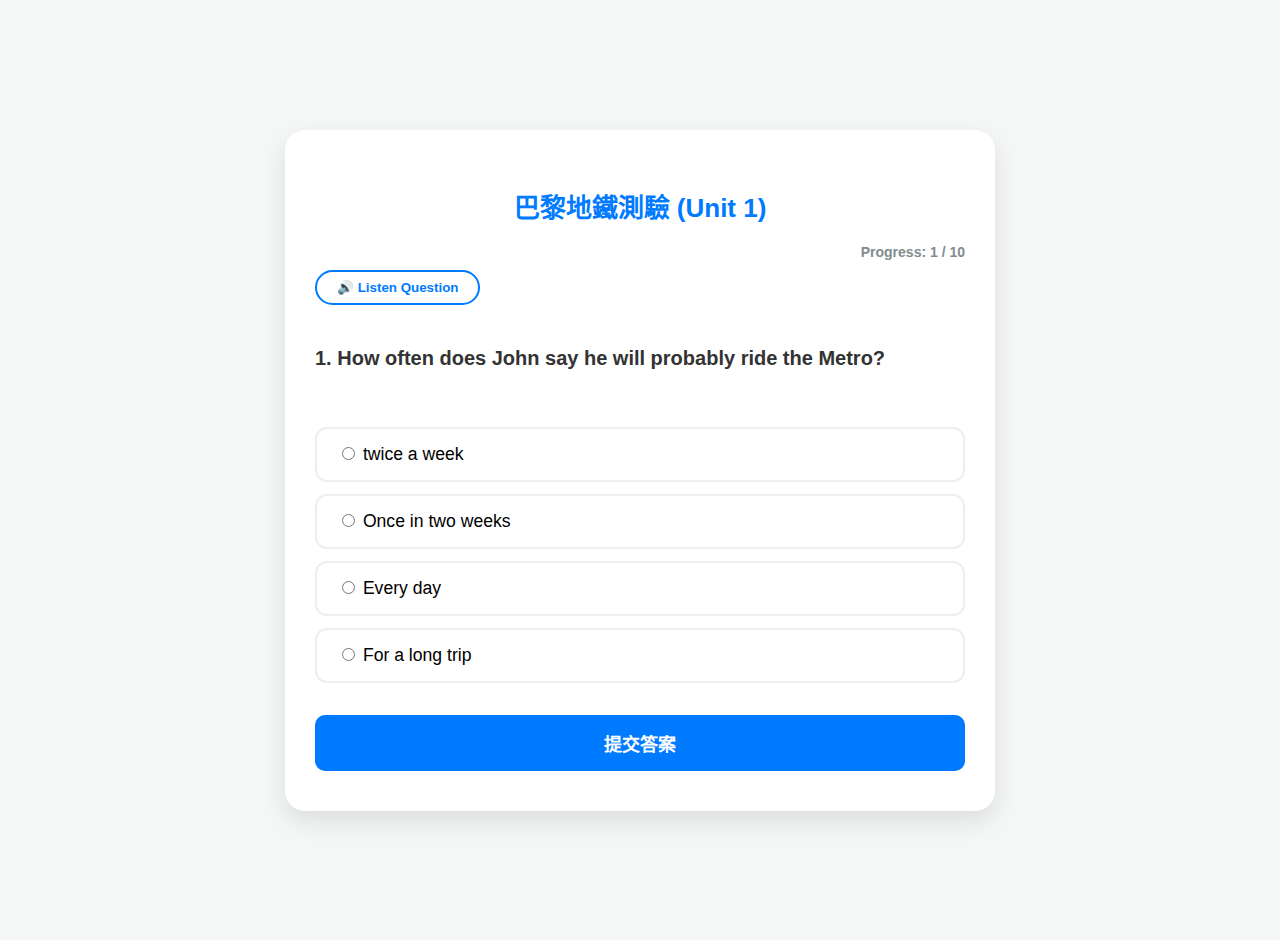
<file: quiz_unit1.html>
<!DOCTYPE html>
<html lang="zh-TW">
<head>
  <meta charset="UTF-8">
  <meta name="viewport" content="width=device-width, initial-scale=1.0">
  <title>測驗 1 - 巴黎地鐵</title>
  <style>
    :root {
      /* 指定的主要藍色 */
      --primary-color: #007bff; 
      --primary-hover: #0056b3;
      --accent-color: #f0f7ff;
      --success-color: #27ae60;
      --error-color: #e74c3c;
      --text-dark: #333;
      --text-light: #7f8c8d;
      --shadow: 0 10px 25px rgba(0,0,0,0.1);
    }

    body {
      margin: 0;
      padding: 20px;
      display: flex;
      justify-content: center;
      align-items: center;
      min-height: 100vh;
      background-color: #f4f7f6;
      font-family: 'Segoe UI', 'Microsoft JhengHei', Tahoma, sans-serif;
    }

    .quiz-container {
      background: white;
      width: 100%;
      max-width: 650px;
      padding: 40px 30px;
      border-radius: 20px;
      box-shadow: var(--shadow);
    }

    h1 { 
      text-align: center; 
      color: var(--primary-color); 
      font-size: 26px; 
      margin-bottom: 20px;
    }

    .progress {
      text-align: right;
      font-size: 14px;
      color: var(--text-light);
      font-weight: bold;
      margin-bottom: 10px;
    }

    h2 { 
      font-size: 1.25rem; 
      color: var(--text-dark); 
      margin-bottom: 25px; 
      line-height: 1.6;
      min-height: 3em;
    }

    /* 語音按鈕樣式優化 */
    .speak-btn {
      background: white;
      color: var(--primary-color);
      border: 2px solid var(--primary-color);
      border-radius: 50px;
      padding: 8px 20px;
      cursor: pointer;
      font-weight: bold;
      margin-bottom: 20px;
      transition: all 0.3s;
      display: inline-flex;
      align-items: center;
      gap: 8px;
    }
    
    .speak-btn:hover {
      background: var(--primary-color);
      color: white;
    }

    .option {
      margin: 12px 0;
      border: 2px solid #eee;
      border-radius: 12px;
      transition: all 0.2s ease;
    }

    .option:hover { 
      background: var(--accent-color); 
      border-color: var(--primary-color);
    }

    .option label { 
      cursor: pointer; 
      display: block; 
      width: 100%; 
      padding: 15px 20px;
      box-sizing: border-box;
      font-size: 1.1em;
    }

    /* 提交與重新挑戰按鈕 */
    .submit-btn {
      width: 100%;
      margin-top: 20px;
      padding: 15px;
      background: var(--primary-color);
      color: white;
      border: none;
      border-radius: 10px;
      font-size: 18px;
      font-weight: bold;
      cursor: pointer;
      transition: background 0.3s;
    }

    .submit-btn:hover:not(:disabled) {
      background: var(--primary-hover);
    }

    .submit-btn:disabled {
      background: #bdc3c7;
      cursor: not-allowed;
    }

    /* 詳解區域 */
    #result-section {
      margin-top: 20px;
      display: none;
      animation: fadeIn 0.5s;
    }

    .explanation-box {
      padding: 15px;
      background-color: #f8f9fa;
      border-left: 5px solid var(--primary-color);
      border-radius: 5px;
      font-size: 0.95em;
      line-height: 1.6;
      color: var(--text-dark);
    }

    .timer-container {
      width: 100%;
      height: 6px;
      background: #eee;
      margin-top: 15px;
      border-radius: 3px;
      overflow: hidden;
    }
    .timer-bar {
      height: 100%;
      background: var(--primary-color);
      width: 100%;
    }

    @keyframes fadeIn { from { opacity: 0; } to { opacity: 1; } }
    @keyframes shrink { from { width: 100%; } to { width: 0%; } }

    .final-score { text-align: center; padding: 20px 0; }
    .final-score strong { font-size: 2.5em; color: var(--primary-color); }
  </style>
</head>

<body>
  <div class="quiz-container">
    <div id="quiz-content">
      <h1>巴黎地鐵測驗 (Unit 1)</h1>
      <div id="progress" class="progress"></div>
      
      <button class="speak-btn" onclick="speakQuestion()">🔊 Listen Question</button>
      
      <h2 id="question">載入中...</h2>
      <form id="quizForm"></form>
      
      <div id="result-section">
        <div id="result-text" style="font-weight:bold; margin-bottom:10px; font-size:1.2em;"></div>
        <div class="explanation-box" id="explanation"></div>
        <div class="timer-container">
          <div class="timer-bar" id="timerBar"></div>
        </div>
        <p style="text-align:center; font-size:12px; color:#999; margin-top:8px;">8 秒後自動進入下一題</p>
      </div>

      <button id="submitBtn" class="submit-btn" type="button" onclick="checkAnswer()">提交答案</button>
    </div>
  </div>

  <script>
    const questions = [
      { question: "When is John going to Paris?", options: ["Tomorrow", "In a month", "In a week", "In two weeks"], correct: "In a month", explanation: "根據對話，John 提到他計劃「一個月後」前往巴黎度假。" },
      { question: "What does Stephanie say about signs and maps?", options: ["They are cheap.", "They will tell John where to buy tickets.", "They are difficult for foreigners to read.", "They are printed in many different languages."], correct: "They are printed in many different languages.", explanation: "巴黎地鐵的指示牌與地圖通常提供多國語言版本，這對觀光客非常友善。" },
      { question: "What will John need to buy a ticket from one of the machines?", options: ["A Metro pass", "Francs", "A credit card", "Help from an employee"], correct: "A credit card", explanation: "現代巴黎地鐵購票機主要接受信用卡支付，現金支付點相對較少。" },
      { question: "How often does John say he will probably ride the Metro?", options: ["Every day", "Once in two weeks", "twice a week", "For a long trip"], correct: "Every day", explanation: "John 表示在巴黎期間，他可能「每天」都會利用地鐵作為主要交通工具。" },
      { question: "How does John feel after talking to Stephanie?", options: ["Questionable", "Confident", "Confused", "Ignorant"], correct: "Confident", explanation: "Stephanie 的詳細解釋讓 John 感到更有「信心」去應對巴黎的交通。" },
      { question: "I will go to Paris for a ________ tomorrow.", options: ["vacation", "company", "signature", "subway"], correct: "vacation", explanation: "Vacation 意為「度假」。Tomorrow 提示即將出發的計畫。" },
      { question: "The ________ from Paris teaches French in Taiwan.", options: ["forever", "focus", "foreigner", "follower"], correct: "foreigner", explanation: "Foreigner 意為「外國人」。在這裡指來自法國巴黎的人。" },
      { question: "I always take a ________ to the city center in Paris.", options: ["subject", "subway", "submarine", "success"], correct: "subway", explanation: "Subway 在這裡等同於巴黎的 Metro (地鐵)。" },
      { question: "I always take an underground to ________ the crowds at the rush hours.", options: ["available", "average", "arrive", "avoid"], correct: "avoid", explanation: "Avoid 意為「避免」。搭地鐵是為了避免尖峰時刻的人潮。" },
      { question: "There are so many ________ visiting Paris during summer vacation.", options: ["tools", "tourists", "together", "tattoos"], correct: "tourists", explanation: "Tourists 意為「觀光客」。巴黎是世界著名的旅遊城市。" }
    ];

    let shuffled = [];
    let current = 0;
    let score = 0;
    let autoNextTimer;

    function startQuiz() {
      shuffled = [...questions].sort(() => Math.random() - 0.5);
      loadQuestion();
    }

    function loadQuestion() {
      const q = shuffled[current];
      document.getElementById("question").innerText = `${current + 1}. ${q.question}`;
      document.getElementById("progress").innerText = `Progress: ${current + 1} / ${shuffled.length}`;
      document.getElementById("result-section").style.display = "none";
      document.getElementById("submitBtn").disabled = false;

      const form = document.getElementById("quizForm");
      form.innerHTML = "";
      [...q.options].sort(() => Math.random() - 0.5).forEach((opt, idx) => {
        form.innerHTML += `
          <div class="option">
            <label><input type="radio" name="answer" value="${opt}"> ${opt}</label>
          </div>`;
      });
    }

    function checkAnswer() {
      const selected = document.querySelector('input[name="answer"]:checked');
      if (!selected) return alert("請選擇一個答案！");

      const q = shuffled[current];
      const isCorrect = selected.value === q.correct;
      const resultText = document.getElementById("result-text");
      const submitBtn = document.getElementById("submitBtn");
      const timerBar = document.getElementById("timerBar");

      submitBtn.disabled = true;
      if (isCorrect) {
        score++;
        resultText.innerHTML = "✅ 正確 (Correct)!";
        resultText.style.color = "var(--success-color)";
      } else {
        resultText.innerHTML = `❌ 錯誤！正確答案是: ${q.correct}`;
        resultText.style.color = "var(--error-color)";
      }

      document.getElementById("explanation").innerHTML = `<strong>解析：</strong>${q.explanation}`;
      document.getElementById("result-section").style.display = "block";

      timerBar.style.animation = "none";
      timerBar.offsetHeight; 
      timerBar.style.animation = "shrink 8s linear forwards";

      autoNextTimer = setTimeout(() => {
        nextQuestion();
      }, 8000);
    }

    function nextQuestion() {
      current++;
      if (current < shuffled.length) loadQuestion();
      else showFinalScore();
    }

    function speakQuestion() {
      window.speechSynthesis.cancel();
      const msg = new SpeechSynthesisUtterance(shuffled[current].question.replace(/________/g, "blank"));
      msg.lang = 'en-US';
      msg.rate = 0.9;
      window.speechSynthesis.speak(msg);
    }

    function showFinalScore() {
      const container = document.getElementById("quiz-content");
      container.innerHTML = `
        <h1>🎉 測驗完成！</h1>
        <div class="final-score">
          <p>您的得分</p>
          <strong>${score} / ${shuffled.length}</strong>
          <p style="margin-top:20px;">${score >= 8 ? "🏆 優秀！巴黎地鐵達人！" : "📖 持續練習，旅程會更順利！"}</p>
        </div>
        <button class="submit-btn" onclick="location.reload()">重新挑戰</button>
      `;
    }

    window.onload = startQuiz;
  </script>
</body>
</html>
</file>
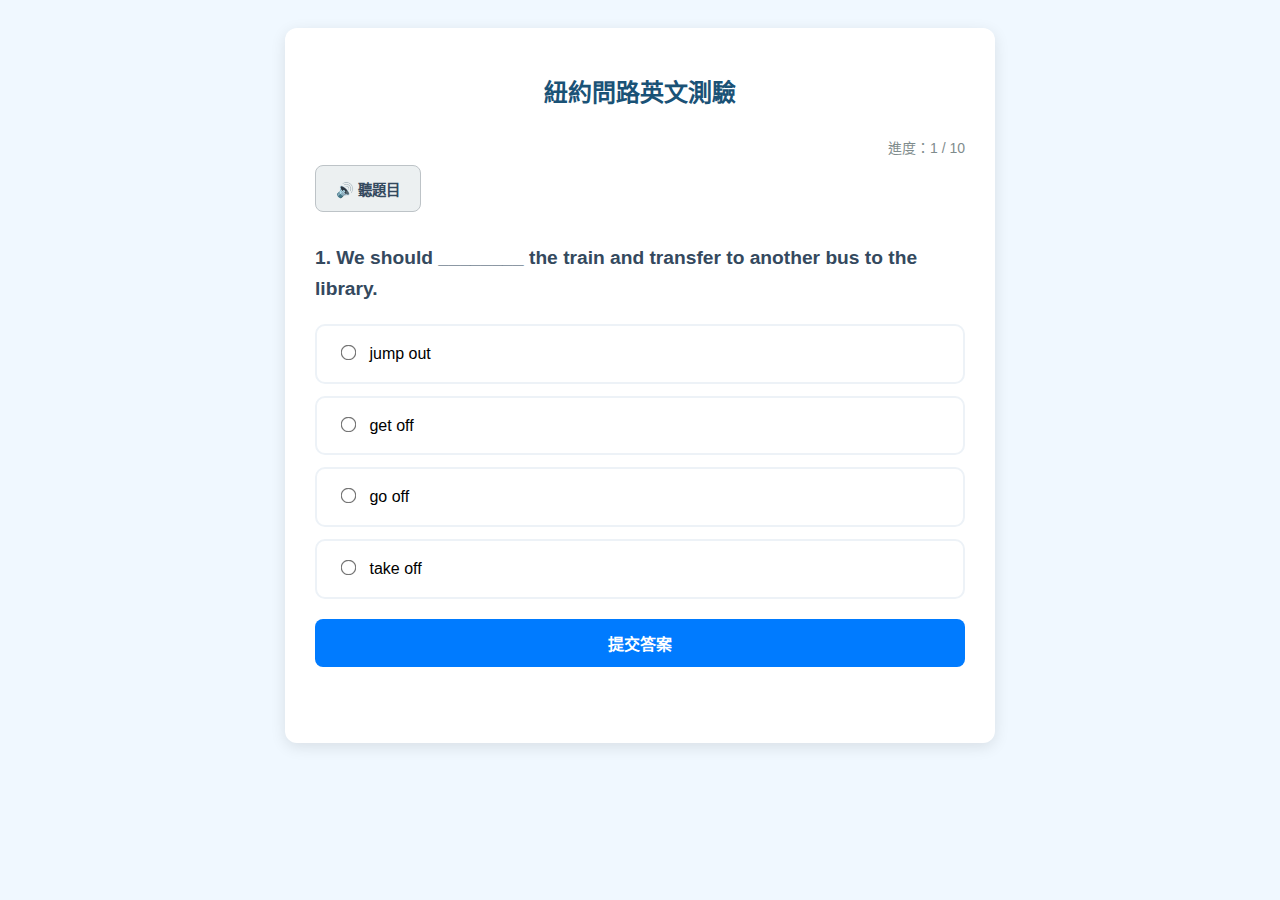
<file: quiz_unit2.html>
<!DOCTYPE html>
<html lang="zh-TW">
<head>
  <meta charset="UTF-8">
  <meta name="viewport" content="width=device-width, initial-scale=1.0">
  <title>紐約問路英文測驗 - 隨機題庫版</title>
  <style>
    body {
      font-family: "Microsoft JhengHei", Arial, sans-serif;
      padding: 20px;
      background: #f0f8ff;
      line-height: 1.6;
    }
    .quiz-container {
      background: white;
      max-width: 650px;
      margin: auto;
      padding: 30px;
      border-radius: 12px;
      box-shadow: 0 4px 15px rgba(0,0,0,0.1);
    }
    h1 { text-align: center; color: #1a5276; font-size: 24px; margin-bottom: 25px; }
    h2 { font-size: 1.2rem; color: #34495e; margin-bottom: 20px; min-height: 3em; }
    
    .option {
      margin: 12px 0;
      padding: 0;
      border: 2px solid #edf2f7;
      border-radius: 10px;
      transition: all 0.2s;
    }
    .option:hover { background: #f7fafc; border-color: #3498db; }
    .option label { 
      cursor: pointer; 
      display: block; 
      width: 100%; 
      padding: 15px 20px;
      box-sizing: border-box;
    }
    .option input[type="radio"] { margin-right: 10px; transform: scale(1.2); }

    .control-btns { display: flex; gap: 10px; margin-top: 20px; }
    
    button {
      padding: 12px 20px;
      border: none;
      border-radius: 8px;
      background: #007bff;
      color: white;
      font-size: 16px;
      cursor: pointer;
      flex: 1;
      font-weight: bold;
    }
    button:hover { background: #0056b3; }
    button:disabled { background: #bdc3c7; cursor: not-allowed; }
    
    .speak-btn {
      background: #ecf0f1;
      color: #34495e;
      border: 1px solid #bdc3c7;
      margin-bottom: 15px;
      max-width: 120px;
      font-size: 0.9em;
    }

    #result {
      margin-top: 20px;
      font-weight: bold;
      text-align: center;
      font-size: 1.1em;
      min-height: 1.5em;
    }
    .progress {
      text-align: right;
      font-size: 14px;
      color: #7f8c8d;
      margin-bottom: 5px;
    }
  </style>
</head>
<body>
  <div class="quiz-container">
    <h1>紐約問路英文測驗</h1>
    <div id="progress" class="progress"></div>
    
    <button class="speak-btn" onclick="speakQuestion()">🔊 聽題目</button>
    
    <h2 id="question">載入中...</h2>
    <form id="quizForm"></form>
    
    <div class="control-btns">
      <button id="submitBtn" type="button" onclick="checkAnswer()">提交答案</button>
    </div>
    
    <div id="result"></div>
  </div>

  <script>
    // 根據您提供的題目進行更新
    const questions = [
      { question: "Excuse me. Could you show me the way to the train ________?", options: ["stop", "station", "stool", "stand"], correct: "station" },
      { question: "You have been so much ________ to me.", options: ["hill", "height", "honor", "helpful"], correct: "helpful" },
      { question: "Excuse me. Could you show me the ________ to the department store?", options: ["direction", "dictionary", "dove", "drought"], correct: "direction" },
      { question: "I hope that I can ________ New York one day.", options: ["victory", "voice", "visit", "vehicle"], correct: "visit" },
      { question: "It will ________ over thirty minutes to get there.", options: ["spend", "take", "cost", "pay"], correct: "take" },
      { question: "It’s ________ cold here. We’d better not stay outside.", options: ["great", "pretty", "visit", "direction"], correct: "pretty" },
      { question: "How can I ________ there? I am a stranger here.", options: ["get", "take", "do", "jump"], correct: "get" },
      { question: "You should take a ________ across from the department store.", options: ["success", "substitute", "suggestion", "subway"], correct: "subway" },
      { question: "We should ________ the train and transfer to another bus to the library.", options: ["take off", "get off", "jump out", "go off"], correct: "get off" },
      { question: "This book is a ________ travel tool.", options: ["help", "helpful", "holiday", "hallway"], correct: "helpful" }
    ];

    let shuffledQuestions = [];
    let currentQuestion = 0;
    let score = 0;

    function shuffle(array) {
      for (let i = array.length - 1; i > 0; i--) {
        const j = Math.floor(Math.random() * (i + 1));
        [array[i], array[j]] = [array[j], array[i]];
      }
      return array;
    }

    function startQuiz() {
      shuffledQuestions = shuffle([...questions]); 
      currentQuestion = 0;
      score = 0;
      loadQuestion();
    }

    function loadQuestion() {
      const q = shuffledQuestions[currentQuestion];
      document.getElementById("question").innerText = `${currentQuestion + 1}. ${q.question}`;
      document.getElementById("progress").innerText = `進度：${currentQuestion + 1} / ${shuffledQuestions.length}`;

      const form = document.getElementById("quizForm");
      form.innerHTML = "";
      
      const shuffledOptions = shuffle([...q.options]);
      shuffledOptions.forEach(opt => {
        const div = document.createElement("div");
        div.classList.add("option");
        div.innerHTML = `
          <label>
            <input type="radio" name="answer" value="${opt}"> ${opt}
          </label>
        `;
        form.appendChild(div);
      });
      
      document.getElementById("result").innerHTML = "";
      document.getElementById("submitBtn").disabled = false;
      document.getElementById("submitBtn").innerText = "提交答案";
    }

    function checkAnswer() {
      const resultDiv = document.getElementById("result");
      const selectedOption = document.querySelector('input[name="answer"]:checked');

      if (!selectedOption) {
        resultDiv.innerHTML = "⚠️ 請選擇一個答案！";
        resultDiv.style.color = "orange";
        return;
      }

      const selected = selectedOption.value;
      const correct = shuffledQuestions[currentQuestion].correct;
      const btn = document.getElementById("submitBtn");
      
      btn.disabled = true;

      if (selected === correct) {
        score++;
        resultDiv.innerHTML = "✅ 正確！";
        resultDiv.style.color = "#27ae60";
      } else {
        resultDiv.innerHTML = `❌ 錯誤！正確答案是: <br><span style="color:#2c3e50">${correct}</span>`;
        resultDiv.style.color = "#e74c3c";
      }

      setTimeout(() => {
        currentQuestion++;
        if (currentQuestion < shuffledQuestions.length) {
          loadQuestion();
        } else {
          showFinalScore();
        }
      }, 1500);
    }

    function speakQuestion() {
      window.speechSynthesis.cancel();
      const text = shuffledQuestions[currentQuestion].question.replace(/________/g, "blank");
      const msg = new SpeechSynthesisUtterance(text);
      msg.lang = 'en-US';
      msg.rate = 0.9;
      window.speechSynthesis.speak(msg);
    }

    function showFinalScore() {
      const container = document.querySelector(".quiz-container");
      let feedback = score >= 8 ? "🏆 太棒了！你的英文基礎很紮實！" : "📖 練習是成功的關鍵，再試一次吧！";
      
      container.innerHTML = `
        <h1>🎉 測驗完成！</h1>
        <div style="text-align:center; margin: 30px 0;">
            <p style="font-size: 28px; margin-bottom:10px;">您的得分: <strong style="color:#007bff;">${score}</strong> / ${shuffledQuestions.length}</p>
            <p style="font-size: 18px; color:#7f8c8d;">${feedback}</p>
        </div>
        <button type="button" onclick="location.reload()">重新挑戰</button>
        <button type="button" style="background:#6c757d; margin-top:10px;" onclick="window.location.href='learning-menu.html'">返回選單</button>
      `;
    }

    window.onload = startQuiz;
  </script>
</body>
</html>
</file>
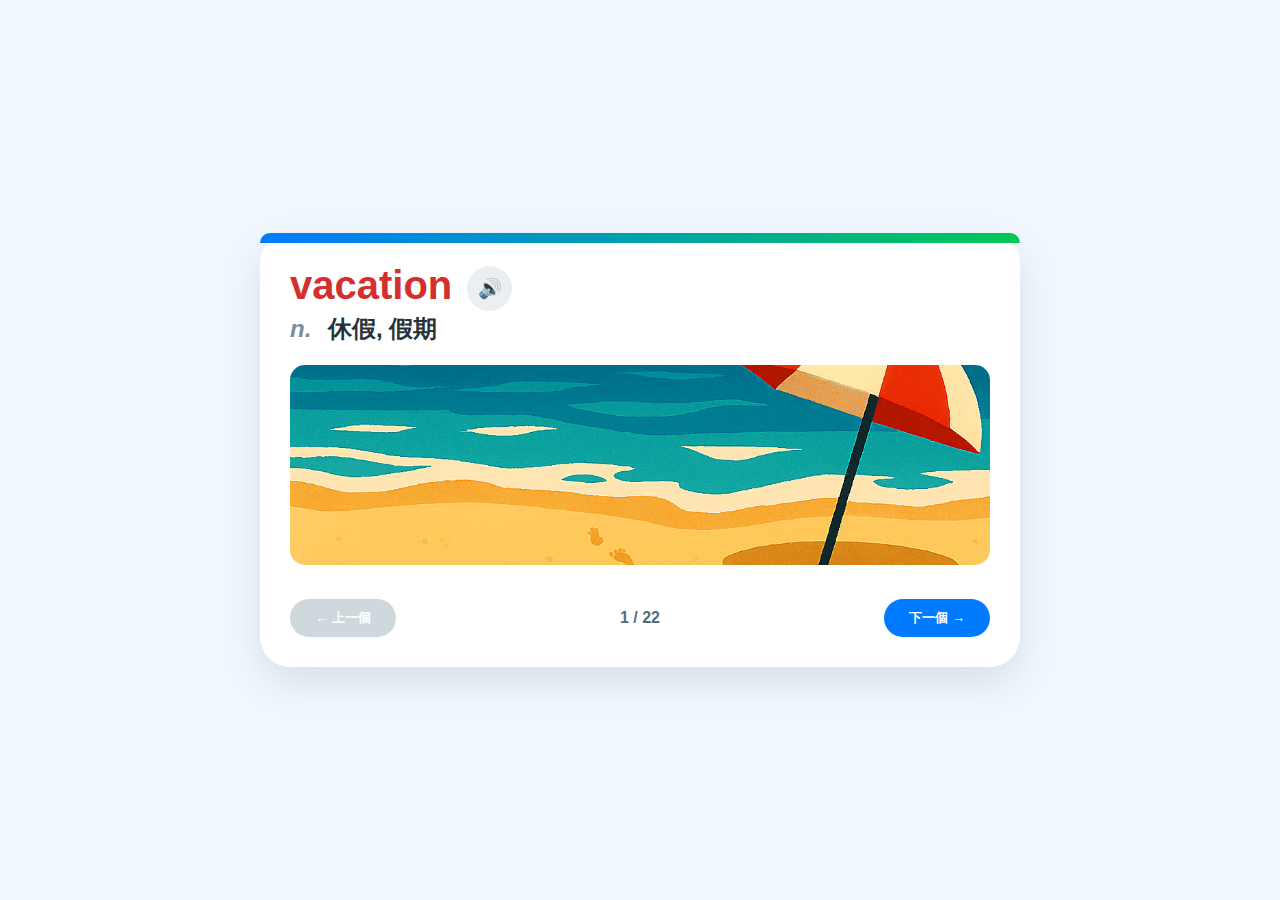
<file: vocab_unit1.html>
<!DOCTYPE html>
<html lang="zh-Hant">
<head>
    <meta charset="UTF-8">
    <meta name="viewport" content="width=device-width, initial-scale=1.0">
    <title>旅遊地鐵單字複習</title>
    <style>
        body {
            margin: 0; padding: 0;
            font-family: 'Arial', 'Microsoft JhengHei', sans-serif;
            background-color: #f0f7ff;
            display: flex; justify-content: center; align-items: center; min-height: 100vh;
        }
        .vocab-container {
            width: 95%; max-width: 700px;
            background: white; border-radius: 30px;
            box-shadow: 0 15px 40px rgba(0,0,0,0.1);
            padding: 30px; position: relative;
        }
        .top-bar { position: absolute; top: 0; left: 0; width: 100%; height: 10px; background: linear-gradient(to right, #007bff, #00c853); border-radius: 30px 30px 0 0; }
        .word-main { font-size: 2.5em; font-weight: bold; color: #d32f2f; margin-bottom: 5px; }
        .pos-zh { font-size: 1.5em; color: #263238; margin-bottom: 20px; font-weight: bold; }
        .word-image-container { width: 100%; text-align: center; margin-bottom: 20px; }
        .word-image { width: 100%; height: 200px; object-fit: cover; border-radius: 15px; }
        .footer-nav { display: flex; justify-content: space-between; align-items: center; margin-top: 30px; }
        .nav-btn { background: #007bff; color: white; border: none; padding: 10px 25px; border-radius: 50px; font-weight: bold; cursor: pointer; }
        .nav-btn:disabled { background: #cfd8dc; }
        .audio-btn { background: #eceff1; border: none; border-radius: 50%; width: 45px; height: 45px; cursor: pointer; font-size: 1.2em; }
    </style>
</head>
<body>

<div class="vocab-container">
    <div class="top-bar"></div>
    <div id="word-card"></div>
    <div class="footer-nav">
        <button class="nav-btn" id="prevBtn" onclick="changeWord(-1)">← 上一個</button>
        <div id="progress" style="font-weight: bold; color: #546e7a;">1 / 22</div>
        <button class="nav-btn" id="nextBtn" onclick="changeWord(1)">下一個 →</button>
    </div>
</div>

<script>
    const vocabulary = [
        { word: "vacation", pos: "n.", zh: "休假, 假期", image: "images/v101.png" },
        { word: "navigate", pos: "vt.", zh: "引導", image: "images/v102.png" },
        { word: "subway / metro", pos: "n.", zh: "地鐵, 地下鐵火車", image: "images/v103.png" },
        { word: "foreigner", pos: "n.", zh: "外國人", image: "images/v104.jpg" },
        { word: "convenient", pos: "adj.", zh: "方便的, 便利的", image: "images/v105.png" },
        { word: "tourist", pos: "n.", zh: "觀光客", image: "images/v106.png" },
        { word: "sign", pos: "n.", zh: "記號, 標誌", image: "images/v107.png" },
        { word: "map", pos: "n.", zh: "地圖", image: "images/v108.png" },
        { word: "passenger", pos: "n.", zh: "乘客, 旅客", image: "images/v109.png" },
        { word: "purchase", pos: "vt.", zh: "購買", image: "images/v110.png" },
        { word: "employee", pos: "n.", zh: "受僱者", image: "images/v111.jpg" },
        { word: "language", pos: "n.", zh: "語言", image: "images/v112.png" },
        { word: "price", pos: "n.", zh: "價格, 價錢", image: "images/v113.png" },
        { word: "station", pos: "n.", zh: "車站", image: "images/v114.png" },
        { word: "crowd", pos: "n.", zh: "人群", image: "images/v115.jpg" },
        { word: "avoid", pos: "vt.", zh: "避開, 躲開, 避免", image: "images/v116.png" },
        { word: "depend on", pos: "ph.", zh: "取決於", image: "images/v117.png" },
        { word: "across", pos: "prep.", zh: "橫越, 穿過", image: "images/v118.png" },
        { word: "transfer", pos: "v.", zh: "換車, 轉車", image: "images/v119.png" },
        { word: "pay attention to", pos: "ph.", zh: "注意", image: "images/v120.png" },
        { word: "helpful", pos: "adj.", zh: "有幫助的", image: "images/v121.png" },
        { word: "confident", pos: "adj.", zh: "有信心", image: "images/v122.png" }
    ];

    let currentIndex = 0;

    function renderCard() {
        const card = document.getElementById('word-card');
        const item = vocabulary[currentIndex];
        card.innerHTML = `
            <div style="display: flex; align-items: center; gap: 15px;">
                <div class="word-main">${item.word}</div>
                <button class="audio-btn" onclick="speak('${item.word}')">🔊</button>
            </div>
            <div class="pos-zh"><span style="color: #78909c; font-style: italic; margin-right:10px;">${item.pos}</span> ${item.zh}</div>
            <div class="word-image-container">
                <img src="${item.image}" class="word-image">
            </div>
        `;
        document.getElementById('progress').innerText = `${currentIndex + 1} / ${vocabulary.length}`;
        document.getElementById('prevBtn').disabled = currentIndex === 0;
        document.getElementById('nextBtn').innerText = currentIndex === vocabulary.length - 1 ? "重新複習" : "下一個 →";
    }

    function changeWord(step) {
        if (currentIndex + step >= 0 && currentIndex + step < vocabulary.length) {
            currentIndex += step;
            renderCard();
        } else if (currentIndex + step === vocabulary.length) {
            currentIndex = 0;
            renderCard();
        }
    }

    function speak(text) {
        window.speechSynthesis.cancel();
        const msg = new SpeechSynthesisUtterance(text);
        msg.lang = 'en-US';
        msg.rate = 0.85;
        window.speechSynthesis.speak(msg);
    }

    renderCard();
</script>
</body>
</html>
</file>
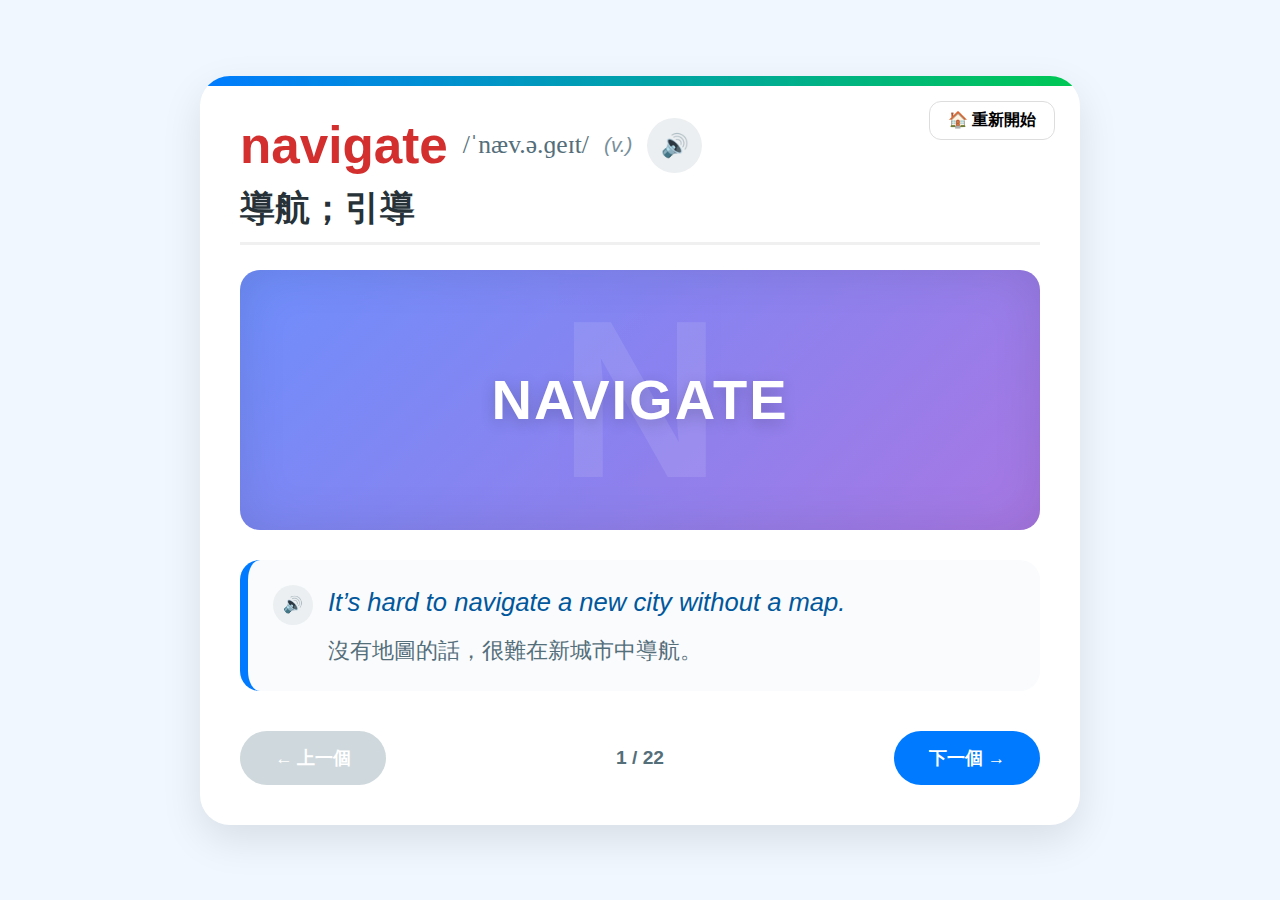
<file: vocabulary.html>
<!DOCTYPE html>
<html lang="zh-Hant">
<head>
    <meta charset="UTF-8">
    <meta name="viewport" content="width=device-width, initial-scale=1.0">
    <title>旅遊交通英文單字複習 - 終極穩定版</title>
    <style>
        :root {
            --primary-blue: #007bff;
            --success-green: #00c853;
            --accent-red: #d32f2f;
            --bg-light: #f0f7ff;
        }

        body {
            margin: 0; padding: 0;
            font-family: 'Segoe UI', Tahoma, Geneva, Verdana, 'Microsoft JhengHei', sans-serif;
            background-color: var(--bg-light);
            display: flex; justify-content: center; align-items: center; min-height: 100vh;
        }

        .vocab-container {
            width: 95%; max-width: 800px;
            background: white; border-radius: 30px;
            box-shadow: 0 15px 40px rgba(0,0,0,0.1);
            padding: 40px; position: relative; overflow: hidden;
        }

        .top-bar {
            position: absolute; top: 0; left: 0; width: 100%; height: 10px;
            background: linear-gradient(to right, var(--primary-blue), var(--success-green));
        }

        .word-header { display: flex; align-items: center; flex-wrap: wrap; gap: 15px; margin-bottom: 10px; }
        .word-main { font-size: 3.2em; font-weight: bold; color: var(--accent-red); }
        .ipa { font-size: 1.6em; color: #546e7a; font-family: 'Times New Roman', serif; }
        .pos { font-style: italic; font-size: 1.3em; color: #78909c; }
        
        .chinese-def { 
            font-size: 2.2em; font-weight: bold; color: #263238; 
            margin-bottom: 25px; border-bottom: 3px solid #f0f0f0; padding-bottom: 10px; 
        }

        /* 這裡是取代圖片的視覺裝飾區塊，絕對不會破圖 */
        .visual-decoration {
            width: 100%; height: 260px;
            background: linear-gradient(135deg, #6e8efb 0%, #a777e3 100%);
            border-radius: 20px; margin-bottom: 30px;
            display: flex; justify-content: center; align-items: center;
            position: relative; color: white; overflow: hidden;
            box-shadow: inset 0 0 50px rgba(0,0,0,0.1);
        }
        .bg-letter { font-size: 14em; font-weight: bold; opacity: 0.1; user-select: none; }
        .fg-word { position: absolute; font-size: 3.5em; font-weight: bold; text-shadow: 0 4px 15px rgba(0,0,0,0.2); letter-spacing: 2px; }

        .example-section { background: #f9fbfd; padding: 25px; border-radius: 20px; border-left: 8px solid var(--primary-blue); }
        .ex-item { display: flex; align-items: flex-start; gap: 15px; margin-bottom: 10px; }
        .ex-en { font-size: 1.6em; color: #01579b; font-style: italic; line-height: 1.4; }
        .ex-zh { font-size: 1.4em; color: #546e7a; padding-left: 55px; }

        .footer-nav { display: flex; justify-content: space-between; align-items: center; margin-top: 40px; }
        .nav-btn { 
            background: var(--primary-blue); color: white; border: none; 
            padding: 15px 35px; border-radius: 50px; font-size: 1.1em;
            font-weight: bold; cursor: pointer; transition: 0.3s; 
        }
        .nav-btn:hover:not(:disabled) { background: #0056b3; transform: translateY(-2px); }
        .nav-btn:disabled { background: #cfd8dc; cursor: not-allowed; }

        .audio-btn { 
            background: #eceff1; border: none; border-radius: 50%; 
            width: 55px; height: 55px; cursor: pointer; 
            display: flex; justify-content: center; align-items: center; 
            font-size: 1.4em; transition: 0.2s; 
        }
        .audio-btn:hover { background: #e1f5fe; transform: scale(1.1); }
        
        .home-btn { 
            position: absolute; top: 25px; right: 25px; 
            background: white; border: 1px solid #ddd; 
            padding: 8px 18px; border-radius: 12px; 
            cursor: pointer; font-weight: bold; font-size: 1em;
        }

        #progress { font-weight: bold; font-size: 1.2em; color: #546e7a; }

        @media (max-width: 600px) { 
            .word-main { font-size: 2.2em; } 
            .visual-decoration { height: 180px; } 
            .fg-word { font-size: 2em; }
            .vocab-container { padding: 20px; }
        }
    </style>
</head>
<body>

    <div class="vocab-container">
        <div class="top-bar"></div>
        <button class="home-btn" onclick="location.reload()">🏠 重新開始</button>
        
        <div id="word-card-content">
            </div>

        <div class="footer-nav">
            <button class="nav-btn" id="prevBtn" onclick="changeWord(-1)">← 上一個</button>
            <div id="progress">1 / 22</div>
            <button class="nav-btn" id="nextBtn" onclick="changeWord(1)">下一個 →</button>
        </div>
    </div>

    <script>
        const vocabulary = [
            { word: "navigate", ipa: "/ˈnæv.ə.ɡeɪt/", pos: "(v.)", zh: "導航；引導", exEn: "It’s hard to navigate a new city without a map.", exZh: "沒有地圖的話，很難在新城市中導航。" },
            { word: "subway / metro", ipa: "/ˈsʌb.weɪ/", pos: "(n.)", zh: "地鐵", exEn: "The subway is the fastest way to get around New York City.", exZh: "地鐵是紐約市最快的交通方式。" },
            { word: "foreigner", ipa: "/ˈfɔːr.ə.nɚ/", pos: "(n.)", zh: "外國人", exEn: "As a foreigner, I always try to learn a few words in the local language.", exZh: "作為外國人，我總是嘗試學習一些當地語言。" },
            { word: "convenient", ipa: "/kənˈviː.ni.ənt/", pos: "(adj.)", zh: "方便的", exEn: "Using a metro card is more convenient than buying tickets every time.", exZh: "使用地鐵卡比每次買票更方便。" },
            { word: "government", ipa: "/ˈɡʌv.ɚn.mənt/", pos: "(n.)", zh: "政府", exEn: "The government is improving public transportation for tourists.", exZh: "政府正在改善公共交通，方便遊客出行。" },
            { word: "tourist", ipa: "/ˈtʊr.ɪst/", pos: "(n.)", zh: "觀光客", exEn: "Many tourists visit Paris to see the Eiffel Tower.", exZh: "許多觀光客去巴黎參觀艾菲爾鐵塔。" },
            { word: "sign", ipa: "/saɪn/", pos: "(n.)", zh: "標誌", exEn: "Always read the signs in the station to find your way.", exZh: "在車站裡，務必閱讀標誌來確認方向。" },
            { word: "map", ipa: "/mæp/", pos: "(n.)", zh: "地圖", exEn: "I always carry a map when I travel.", exZh: "旅行時我總是帶著地圖。" },
            { word: "passenger", ipa: "/ˈpæs.ən.dʒɚ/", pos: "(n.)", zh: "乘客", exEn: "The train was so full that passengers had to stand.", exZh: "這班火車太滿了，乘客只能站著。" },
            { word: "purchase", ipa: "/ˈpɝː.tʃəs/", pos: "(v.)", zh: "購買", exEn: "You can purchase tickets at the machine.", exZh: "你可以在機器上購買車票。" },
            { word: "employee", ipa: "/ɪmˈplɔɪ.iː/", pos: "(n.)", zh: "員工", exEn: "The subway employee helped me find the right platform.", exZh: "地鐵員工幫助我找到正確的月台。" },
            { word: "language", ipa: "/ˈlæŋ.ɡwɪdʒ/", pos: "(n.)", zh: "語言", exEn: "Learning the local language can make traveling easier.", exZh: "學習當地語言能讓旅行更輕鬆。" },
            { word: "price", ipa: "/praɪs/", pos: "(n.)", zh: "價格", exEn: "The price of a subway ticket is cheaper than a taxi.", exZh: "地鐵票的價格比計程車便宜。" },
            { word: "station", ipa: "/ˈsteɪ.ʃən/", pos: "(n.)", zh: "車站", exEn: "I need to get off at the next station.", exZh: "我要在下一站下車。" },
            { word: "crowd", ipa: "/kraʊd/", pos: "(n.)", zh: "人群", exEn: "The subway is always crowded during rush hour.", exZh: "尖峰時段，地鐵總是擁擠的。" },
            { word: "avoid", ipa: "/əˈvɔɪd/", pos: "(v.)", zh: "避免", exEn: "I try to avoid taking the train at peak hours.", exZh: "我儘量避免在尖峰時段搭地鐵。" },
            { word: "depend on", ipa: "/dɪˈpɛnd ɑːn/", pos: "(phr.v.)", zh: "依賴；取決於", exEn: "Your travel time depends on traffic and train schedules.", exZh: "你的旅行時間取決於交通和火車時刻表。" },
            { word: "across", ipa: "/əˈkrɔːs/", pos: "(prep.)", zh: "橫越；對面", exEn: "The metro station is just across the street.", exZh: "地鐵站就在街道的對面。" },
            { word: "transfer", ipa: "/ˈtræns.fɝː/", pos: "(v.)", zh: "轉乘", exEn: "You need to transfer at the central station to reach your destination.", exZh: "你需要在中央車站轉乘才能到達目的地。" },
            { word: "pay attention to", ipa: "/peɪ əˈtɛn.ʃən tuː/", pos: "(phr.)", zh: "注意", exEn: "Pay attention to the announcements on the train.", exZh: "注意聽火車上的廣播。" },
            { word: "helpful", ipa: "/ˈhɛlp.fəl/", pos: "(adj.)", zh: "有幫助的", exEn: "The staff at the tourist center were very helpful.", exZh: "旅遊中心的工作人員非常有幫助。" },
            { word: "destination", ipa: "/ˌdes.tɪˈneɪ.ʃən/", pos: "(n.)", zh: "目的地", exEn: "We will arrive at our destination in ten minutes.", exZh: "我們將在十分鐘後到達目的地。" }
        ];

        let currentIndex = 0;

        function renderCard() {
            const container = document.getElementById('word-card-content');
            const item = vocabulary[currentIndex];
            const firstLetter = item.word.charAt(0).toUpperCase();

            // 徹底移除 <img> 標籤，改用純 CSS 裝飾
            container.innerHTML = `
                <div class="word-header">
                    <span class="word-main">${item.word}</span>
                    <span class="ipa">${item.ipa}</span>
                    <span class="pos">${item.pos}</span>
                    <button class="audio-btn" onclick="speak('${item.word.replace('/', ' ')}')">🔊</button>
                </div>
                
                <div class="chinese-def">${item.zh}</div>

                <div class="visual-decoration">
                    <div class="bg-letter">${firstLetter}</div>
                    <div class="fg-word">${item.word.toUpperCase()}</div>
                </div>

                <div class="example-section">
                    <div class="ex-item">
                         <button class="audio-btn" style="width:40px; height:40px; font-size:1em;" onclick="speak('${item.exEn.replace(/'/g, "\\'")}')">🔊</button>
                         <div class="ex-en">${item.exEn}</div>
                    </div>
                    <div class="ex-zh">${item.exZh}</div>
                </div>
            `;

            document.getElementById('progress').innerText = `${currentIndex + 1} / ${vocabulary.length}`;
            document.getElementById('prevBtn').disabled = currentIndex === 0;
            document.getElementById('nextBtn').innerText = (currentIndex === vocabulary.length - 1) ? "完成複習" : "下一個 →";
        }

        function changeWord(step) {
            if (currentIndex + step >= 0 && currentIndex + step < vocabulary.length) {
                currentIndex += step;
                renderCard();
            } else if (currentIndex + step === vocabulary.length) {
                alert("太棒了！你已經完成這組 22 個單字的複習囉！🎉");
                currentIndex = 0;
                renderCard();
            }
        }

        function speak(text) {
            window.speechSynthesis.cancel();
            const msg = new SpeechSynthesisUtterance(text);
            msg.lang = 'en-US';
            msg.rate = 0.85; 
            window.speechSynthesis.speak(msg);
        }

        // 初始化第一張卡片
        renderCard();
    </script>
</body>
</html>
</file>
<file: style.css>
/* style.css */

/* 基本樣式重置 */
* {
    margin: 0;
    padding: 0;
    box-sizing: border-box;
}

/* 預設主題色：橘色系（可作為其他單元或首頁使用） */
:root {
    --primary-color: #e67e22;
    --secondary-color: #d35400;
    --accent-color: #ffe0b2;
    --bg-light: #fef9f3;
    --text-dark: #2c3e50;
    --text-light: #607d8b;
}

/* 單元一：藍色系 */
body.unit1 {
    --primary-color: #007bff;
    --secondary-color: #0056b3;
    --accent-color: #e3f2fd;
    --bg-light: #f0f7ff;
}

/* 單元二：綠色系 */
body.unit2 {
    --primary-color: #43a047;
    --secondary-color: #2e7d32;
    --accent-color: #c8e6c9;
    --bg-light: #f1f8e9;
}

body {
    font-family: 'Arial', 'Microsoft JhengHei', sans-serif;
    line-height: 1.6;
    background-color: var(--bg-light);
    color: var(--text-dark);
    overflow-x: hidden;
    min-height: 100vh;
}

/* Hero Section - 封面區塊 */
.hero-section {
    position: relative;
    width: 100%;
    height: 100vh; 
    background-image: url('images/hero-background.png');
    background-size: cover;
    background-position: center center;
    
    display: flex;
    justify-content: center;
    align-items: center;
    text-align: center;
    color: white;
    text-shadow: 2px 2px 8px rgba(0, 0, 0, 0.9);
}

/* 半透明黑色遮罩 */
.hero-section::before {
    content: "";
    position: absolute;
    top: 0;
    left: 0;
    width: 100%;
    height: 100%;
    background: rgba(0,0,0,0.4);
    z-index: 1;
}

.hero-content {
    position: relative;
    z-index: 2;
}

.hero-content h1 {
    font-size: 5.5em;
    margin-bottom: 5px;
    letter-spacing: 3px;
    font-weight: bold;
}

.hero-content p {
    font-size: 1.8em;
    margin-bottom: 50px; 
}

/* 翻頁按鈕容器 */
.navigation-buttons {
    display: flex;
    justify-content: center;
    gap: 40px;
}

/* 翻頁按鈕通用樣式 */
.nav-button {
    background-color: var(--primary-color);
    color: white;
    padding: 15px 40px;
    border: none;
    border-radius: 50px;
    font-size: 1.5em;
    font-weight: bold;
    cursor: pointer;
    transition: all 0.3s ease;
    text-transform: uppercase;
    box-shadow: 0 5px 15px rgba(0, 0, 0, 0.3);
}

.nav-button:hover {
    background-color: var(--secondary-color);
    transform: scale(1.05);
    box-shadow: 0 8px 20px rgba(0, 0, 0, 0.5);
}

.nav-button:active {
    transform: scale(0.95);
    box-shadow: 0 3px 10px rgba(0,0,0,0.4);
}

/* 響應式設計 */
@media (max-width: 768px) {
    .hero-content h1 {
        font-size: 3.5em;
    }

    .hero-content p {
        font-size: 1.5em;
        margin-bottom: 30px;
    }
    
    .navigation-buttons {
        gap: 20px;
        flex-direction: column;
        align-items: center;
    }

    .nav-button {
        padding: 12px 30px;
        font-size: 1.2em;
        width: 80%;
        max-width: 300px;
    }
}
</file>
<file: menu-style.css>
/* menu-style.css */

/* 整個容器置中 */
.menu-container {
    display: flex;
    flex-direction: column;
    align-items: center;
    justify-content: center;
    min-height: 100vh;
    background: linear-gradient(135deg, #34495e, #2c3e50); /* 深色漸層背景 */
    color: white;
    text-align: center;
    padding: 20px;
}

/* 標題 */
.menu-container h1 {
    font-size: 2.5em;
    margin-bottom: 10px;
}

.menu-container p {
    font-size: 1.2em;
    margin-bottom: 40px;
}

/* 選單格子排列 */
.menu-grid {
    display: grid;
    grid-template-columns: repeat(auto-fit, minmax(250px, 1fr));
    gap: 30px;
    width: 100%;
    max-width: 900px;
}

/* 選單項目按鈕 */
.menu-item {
    background-color: rgba(255,255,255,0.1);
    border: 2px solid white;
    border-radius: 15px;
    padding: 30px 20px;
    color: white;
    cursor: pointer;
    transition: all 0.3s ease;
    text-align: center;
}

.menu-item:hover {
    background-color: rgba(255,255,255,0.25);
    transform: translateY(-5px);
}

/* icon 樣式 */
.menu-item .icon {
    font-size: 2.5em;
    display: block;
    margin-bottom: 15px;
}

/* 標題與描述 */
.menu-item h2 {
    font-size: 1.5em;
    margin-bottom: 10px;
}

.menu-item p {
    font-size: 1em;
}

/* 返回首頁按鈕 */
.back-button {
    margin-top: 50px;
    background-color: rgba(255,255,255,0.2);
    border: 2px solid white;
    border-radius: 40px;
    padding: 12px 30px;
    font-size: 1.2em;
    color: white;
    cursor: pointer;
    transition: all 0.3s ease;
}

.back-button:hover {
    background-color: rgba(255,255,255,0.35);
    transform: scale(1.05);
}
</file>
